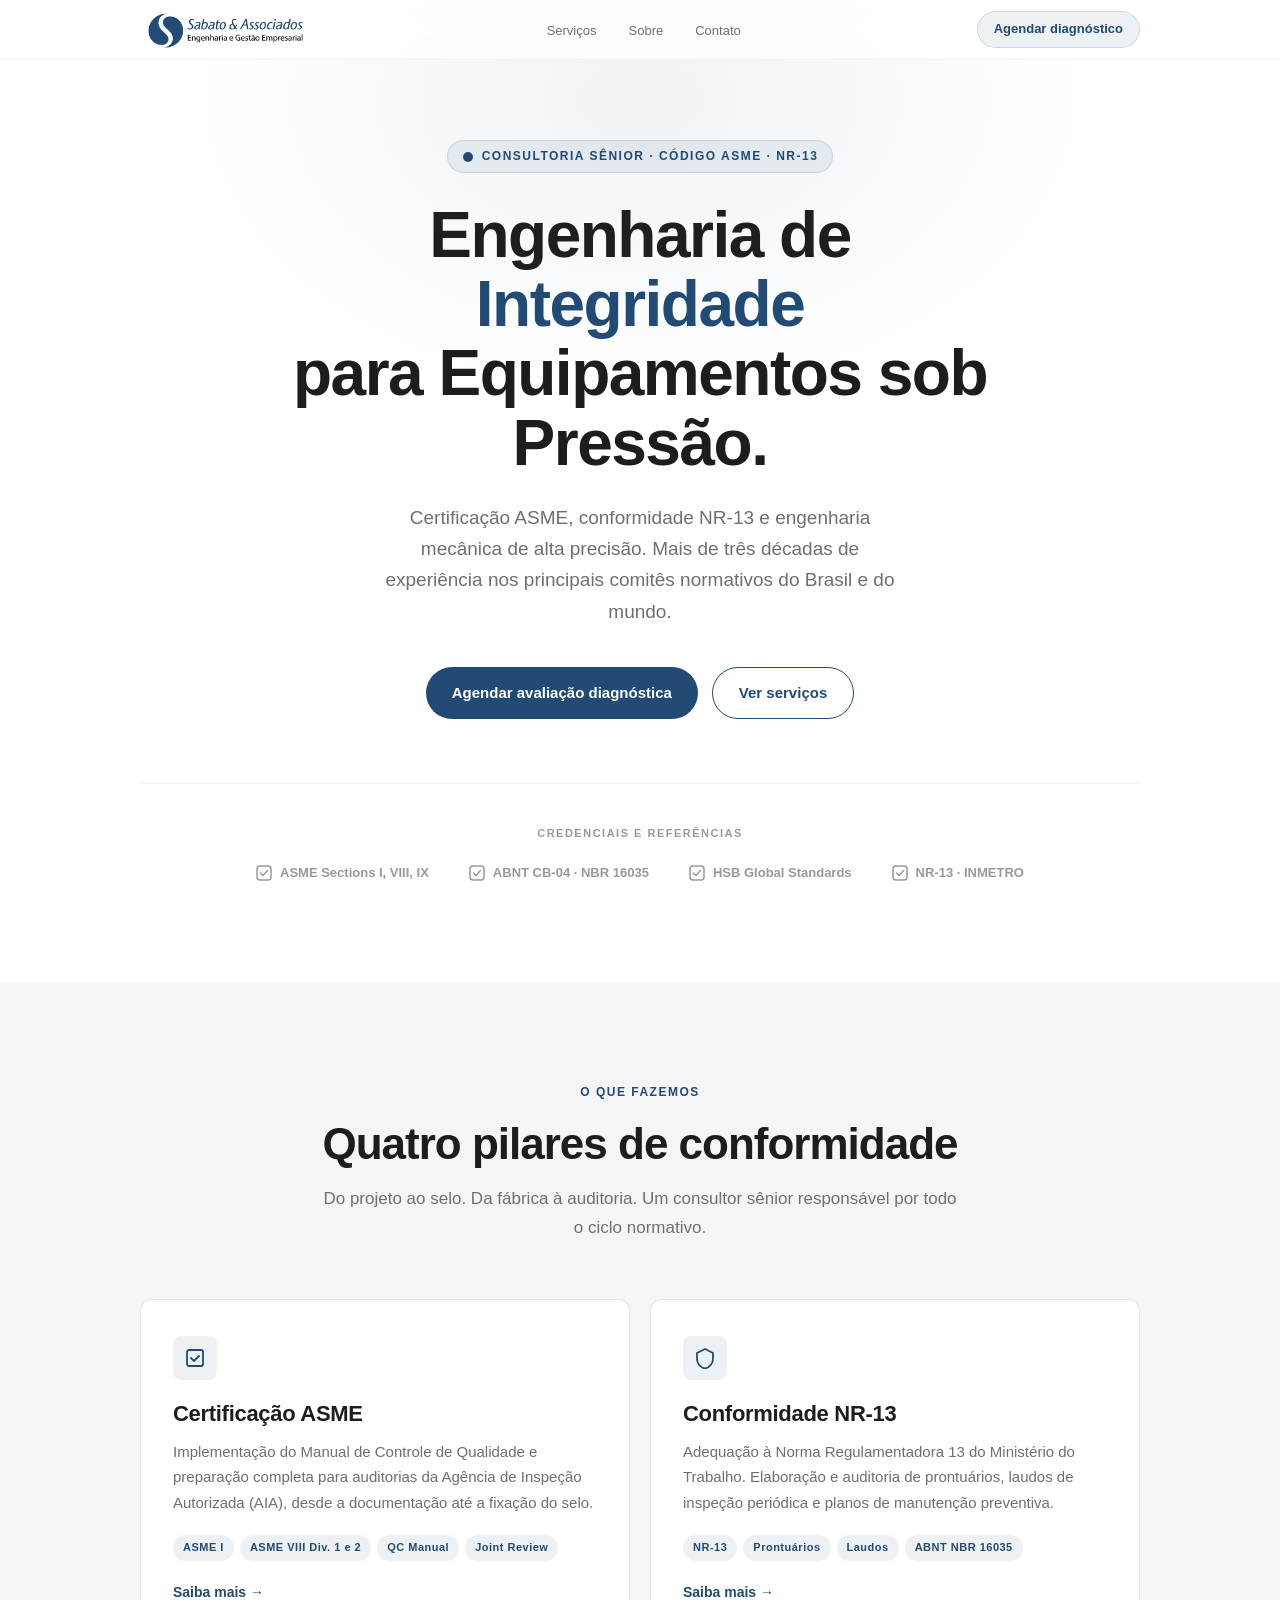
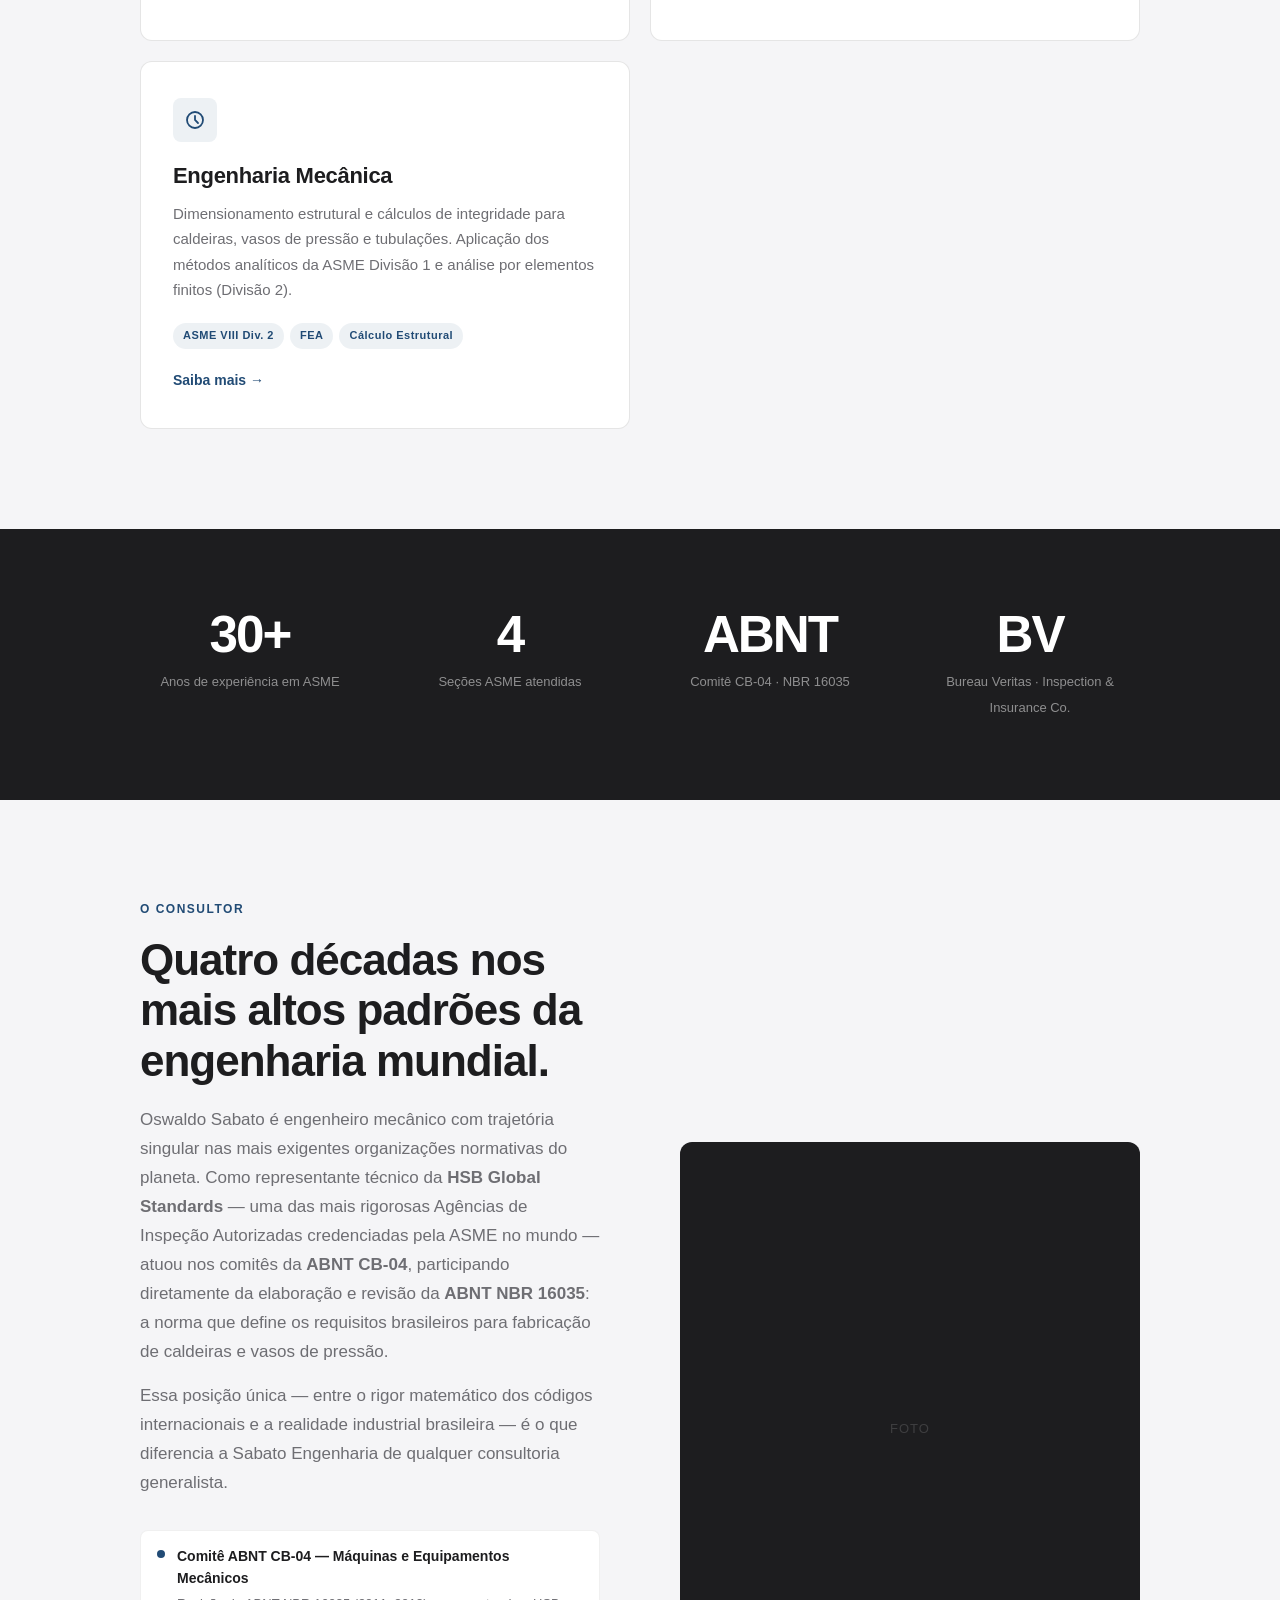
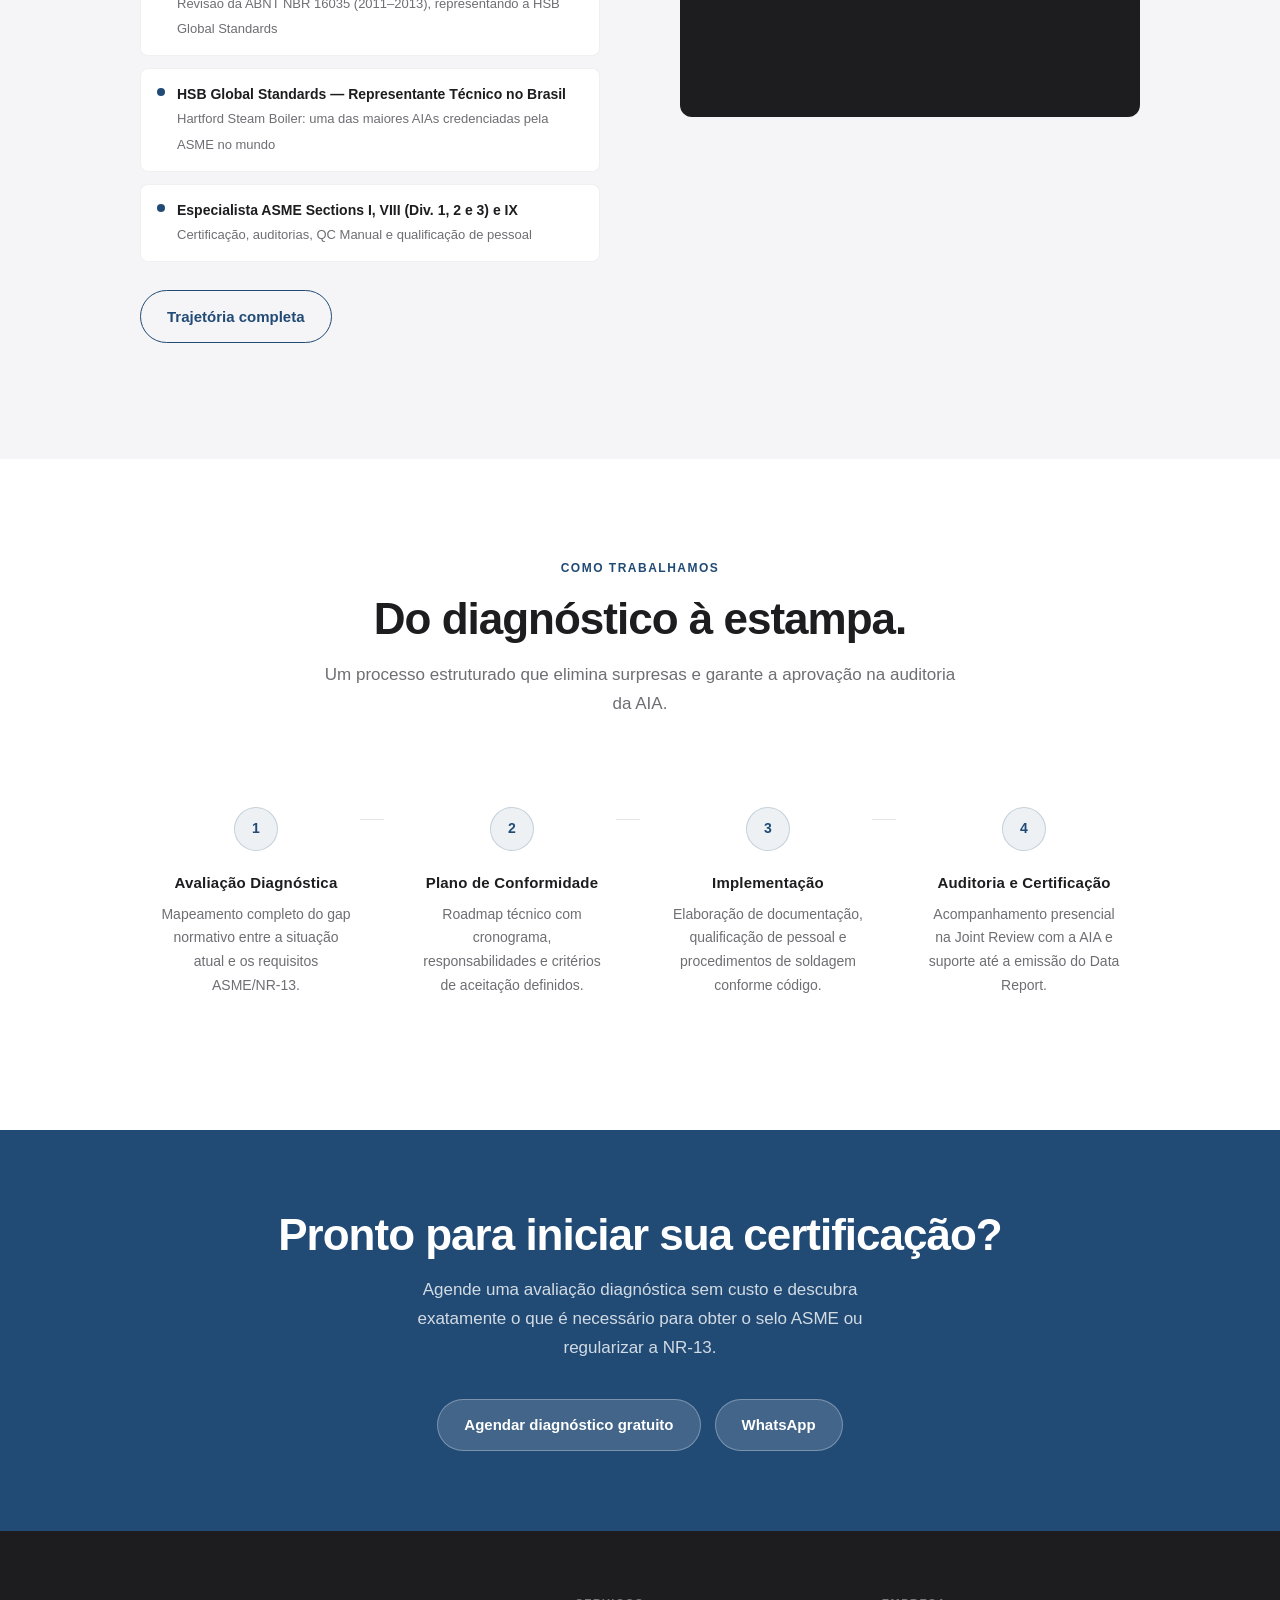
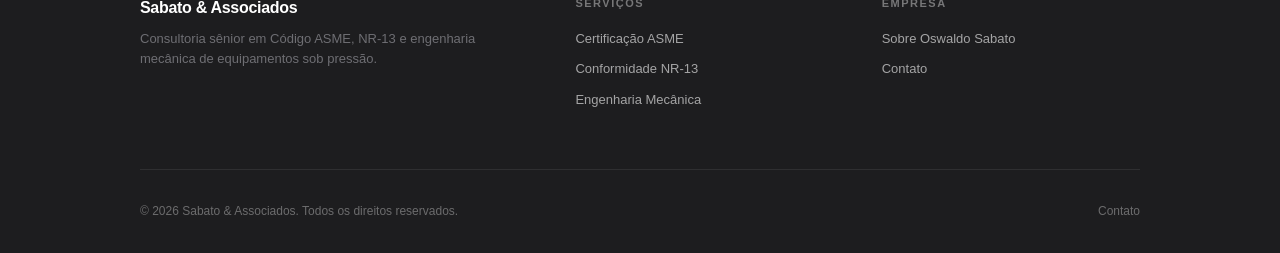
<file: index.html>
<!DOCTYPE html>
<html lang="pt-BR">
<head>
<meta charset="UTF-8">
<meta name="viewport" content="width=device-width, initial-scale=1.0">
<title>Oswaldo Sabato — Engenharia e Código ASME</title>
<meta name="description" content="Consultoria sênior em certificação ASME, conformidade NR-13 e engenharia mecânica de equipamentos sob pressão. Oswaldo Sabato — ex-representante da HSB Global Standards e membro do comitê ABNT CB-04.">
<link rel="canonical" href="https://www.sabato.com.br/">
<link rel="stylesheet" href="style.css">
<script type="application/ld+json">
{
  "@context": "https://schema.org",
  "@type": "ProfessionalService",
  "name": "Oswaldo Sabato Engenharia e Código ASME",
  "description": "Consultoria sênior em certificação ASME, conformidade NR-13 e engenharia de vasos de pressão",
  "url": "https://www.sabato.com.br",
  "founder": {
    "@type": "Person",
    "name": "Oswaldo Sabato",
    "jobTitle": "Engenheiro Consultor Sênior ASME"
  },
  "address": { "@type": "PostalAddress", "addressCountry": "BR" },
  "areaServed": "BR",
  "knowsAbout": ["ASME", "NR-13", "Vasos de Pressão", "Caldeiras", "ABNT NBR 16035", "Engenharia Mecânica"]
}
</script>
</head>
<body>

<nav id="mainNav">
  <div class="nav-inner">
    <a href="/" class="nav-logo"><img src="/logo.png" alt="Sabato & Associados" class="nav-logo-img"></a>
    <ul class="nav-links">
      <li><a href="/servicos.html">Serviços</a></li>
      <li><a href="/sobre.html">Sobre</a></li>
      <li><a href="/contato.html">Contato</a></li>
    </ul>
    <a href="/contato.html" class="nav-cta">Agendar diagnóstico</a>
    <button class="nav-burger" id="navBurger" aria-label="Abrir menu" aria-expanded="false">
      <span></span><span></span><span></span>
    </button>
  </div>
</nav>

<div class="mobile-menu" id="mobileMenu" aria-hidden="true">
  <a href="/servicos.html">Serviços</a>
  <a href="/sobre.html">Sobre</a>
  <a href="/contato.html">Contato</a>
  <a href="/contato.html" class="mobile-cta">Agendar diagnóstico</a>
</div>

<!-- HERO -->
<section class="hero">
  <div class="container">
    <div class="hero-eyebrow reveal">
      <svg width="12" height="12" viewBox="0 0 12 12" fill="currentColor"><circle cx="6" cy="6" r="5"/></svg>
      Consultoria Sênior · Código ASME · NR-13
    </div>
    <h1 class="reveal">Engenharia de <em>Integridade</em><br>para Equipamentos sob Pressão.</h1>
    <p class="lead reveal">Certificação ASME, conformidade NR-13 e engenharia mecânica de alta precisão. Mais de três décadas de experiência nos principais comitês normativos do Brasil e do mundo.</p>
    <div class="hero-ctas reveal">
      <a href="/contato.html" class="btn btn-primary">Agendar avaliação diagnóstica</a>
      <a href="/servicos.html" class="btn btn-secondary">Ver serviços</a>
    </div>
    <div class="hero-trust reveal">
      <p class="hero-trust-label">Credenciais e referências</p>
      <div class="trust-badges">
        <span class="trust-badge">
          <svg width="16" height="16" viewBox="0 0 16 16" fill="none"><rect x="1" y="1" width="14" height="14" rx="3" stroke="currentColor" stroke-width="1.5"/><path d="M4.5 8L7 10.5L11.5 5.5" stroke="currentColor" stroke-width="1.5" stroke-linecap="round" stroke-linejoin="round"/></svg>
          ASME Sections I, VIII, IX
        </span>
        <span class="trust-badge">
          <svg width="16" height="16" viewBox="0 0 16 16" fill="none"><rect x="1" y="1" width="14" height="14" rx="3" stroke="currentColor" stroke-width="1.5"/><path d="M4.5 8L7 10.5L11.5 5.5" stroke="currentColor" stroke-width="1.5" stroke-linecap="round" stroke-linejoin="round"/></svg>
          ABNT CB-04 · NBR 16035
        </span>
        <span class="trust-badge">
          <svg width="16" height="16" viewBox="0 0 16 16" fill="none"><rect x="1" y="1" width="14" height="14" rx="3" stroke="currentColor" stroke-width="1.5"/><path d="M4.5 8L7 10.5L11.5 5.5" stroke="currentColor" stroke-width="1.5" stroke-linecap="round" stroke-linejoin="round"/></svg>
          HSB Global Standards
        </span>
        <span class="trust-badge">
          <svg width="16" height="16" viewBox="0 0 16 16" fill="none"><rect x="1" y="1" width="14" height="14" rx="3" stroke="currentColor" stroke-width="1.5"/><path d="M4.5 8L7 10.5L11.5 5.5" stroke="currentColor" stroke-width="1.5" stroke-linecap="round" stroke-linejoin="round"/></svg>
          NR-13 · INMETRO
        </span>
      </div>
    </div>
  </div>
</section>

<!-- SERVICES -->
<section style="background: var(--bg-alt);">
  <div class="container">
    <div class="section-header reveal">
      <span class="section-eyebrow">O que fazemos</span>
      <h2>Quatro pilares de conformidade</h2>
      <p>Do projeto ao selo. Da fábrica à auditoria. Um consultor sênior responsável por todo o ciclo normativo.</p>
    </div>
    <div class="services-grid">
      <div class="service-card reveal">
        <div class="service-icon">
          <svg width="22" height="22" viewBox="0 0 22 22" fill="none" stroke="currentColor" stroke-width="1.8" stroke-linecap="round"><rect x="3" y="3" width="16" height="16" rx="2"/><path d="M7 11l3 3 5-5"/></svg>
        </div>
        <h3>Certificação ASME</h3>
        <p>Implementação do Manual de Controle de Qualidade e preparação completa para auditorias da Agência de Inspeção Autorizada (AIA), desde a documentação até a fixação do selo.</p>
        <div class="service-tags">
          <span class="service-tag">ASME I</span>
          <span class="service-tag">ASME VIII Div. 1 e 2</span>
          <span class="service-tag">QC Manual</span>
          <span class="service-tag">Joint Review</span>
        </div>
        <a href="/servicos.html#asme" class="card-link">Saiba mais →</a>
      </div>
      <div class="service-card reveal">
        <div class="service-icon">
          <svg width="22" height="22" viewBox="0 0 22 22" fill="none" stroke="currentColor" stroke-width="1.8" stroke-linecap="round"><path d="M11 2L3 6v6c0 4.4 3.4 8.5 8 9.5 4.6-1 8-5.1 8-9.5V6l-8-4z"/></svg>
        </div>
        <h3>Conformidade NR-13</h3>
        <p>Adequação à Norma Regulamentadora 13 do Ministério do Trabalho. Elaboração e auditoria de prontuários, laudos de inspeção periódica e planos de manutenção preventiva.</p>
        <div class="service-tags">
          <span class="service-tag">NR-13</span>
          <span class="service-tag">Prontuários</span>
          <span class="service-tag">Laudos</span>
          <span class="service-tag">ABNT NBR 16035</span>
        </div>
        <a href="/servicos.html#nr13" class="card-link">Saiba mais →</a>
      </div>
      <div class="service-card reveal">
        <div class="service-icon">
          <svg width="22" height="22" viewBox="0 0 22 22" fill="none" stroke="currentColor" stroke-width="1.8" stroke-linecap="round"><circle cx="11" cy="11" r="8"/><path d="M11 7v4l3 3"/></svg>
        </div>
        <h3>Engenharia Mecânica</h3>
        <p>Dimensionamento estrutural e cálculos de integridade para caldeiras, vasos de pressão e tubulações. Aplicação dos métodos analíticos da ASME Divisão 1 e análise por elementos finitos (Divisão 2).</p>
        <div class="service-tags">
          <span class="service-tag">ASME VIII Div. 2</span>
          <span class="service-tag">FEA</span>
          <span class="service-tag">Cálculo Estrutural</span>
        </div>
        <a href="/servicos.html#engenharia" class="card-link">Saiba mais →</a>
      </div>
    </div>
  </div>
</section>

<!-- STATS -->
<div class="stats-section">
  <div class="container">
    <div class="stats-grid">
      <div class="stat-item reveal">
        <span class="stat-number">30+</span>
        <span class="stat-label">Anos de experiência em ASME</span>
      </div>
      <div class="stat-item reveal">
        <span class="stat-number">4</span>
        <span class="stat-label">Seções ASME atendidas</span>
      </div>
      <div class="stat-item reveal">
        <span class="stat-number">ABNT</span>
        <span class="stat-label">Comitê CB-04 · NBR 16035</span>
      </div>
      <div class="stat-item reveal">
        <span class="stat-number">BV</span>
        <span class="stat-label">Bureau Veritas · Inspection &amp; Insurance Co.</span>
      </div>
    </div>
  </div>
</div>

<!-- ABOUT STRIP -->
<section class="about-strip">
  <div class="container">
    <div class="about-inner">
      <div class="about-content reveal">
        <span class="section-eyebrow">O consultor</span>
        <h2>Quatro décadas nos mais altos padrões da engenharia mundial.</h2>
        <p>Oswaldo Sabato é engenheiro mecânico com trajetória singular nas mais exigentes organizações normativas do planeta. Como representante técnico da <strong>HSB Global Standards</strong> — uma das mais rigorosas Agências de Inspeção Autorizadas credenciadas pela ASME no mundo — atuou nos comitês da <strong>ABNT CB-04</strong>, participando diretamente da elaboração e revisão da <strong>ABNT NBR 16035</strong>: a norma que define os requisitos brasileiros para fabricação de caldeiras e vasos de pressão.</p>
        <p>Essa posição única — entre o rigor matemático dos códigos internacionais e a realidade industrial brasileira — é o que diferencia a Sabato Engenharia de qualquer consultoria generalista.</p>
        <div class="about-credentials">
          <div class="credential-item">
            <div class="credential-dot"></div>
            <div>
              <strong>Comitê ABNT CB-04 — Máquinas e Equipamentos Mecânicos</strong>
              <span>Revisão da ABNT NBR 16035 (2011–2013), representando a HSB Global Standards</span>
            </div>
          </div>
          <div class="credential-item">
            <div class="credential-dot"></div>
            <div>
              <strong>HSB Global Standards — Representante Técnico no Brasil</strong>
              <span>Hartford Steam Boiler: uma das maiores AIAs credenciadas pela ASME no mundo</span>
            </div>
          </div>
          <div class="credential-item">
            <div class="credential-dot"></div>
            <div>
              <strong>Especialista ASME Sections I, VIII (Div. 1, 2 e 3) e IX</strong>
              <span>Certificação, auditorias, QC Manual e qualificação de pessoal</span>
            </div>
          </div>
        </div>
        <p style="margin-top: 28px;"><a href="/sobre.html" class="btn btn-secondary">Trajetória completa</a></p>
      </div>
      <div class="about-photo reveal">
        <div class="about-photo-placeholder">FOTO</div>
      </div>
    </div>
  </div>
</section>

<!-- PROCESS -->
<section>
  <div class="container">
    <div class="section-header reveal">
      <span class="section-eyebrow">Como trabalhamos</span>
      <h2>Do diagnóstico à estampa.</h2>
      <p>Um processo estruturado que elimina surpresas e garante a aprovação na auditoria da AIA.</p>
    </div>
    <div class="process-steps">
      <div class="process-step reveal">
        <div class="step-number">1</div>
        <h4>Avaliação Diagnóstica</h4>
        <p>Mapeamento completo do gap normativo entre a situação atual e os requisitos ASME/NR-13.</p>
      </div>
      <div class="process-step reveal">
        <div class="step-number">2</div>
        <h4>Plano de Conformidade</h4>
        <p>Roadmap técnico com cronograma, responsabilidades e critérios de aceitação definidos.</p>
      </div>
      <div class="process-step reveal">
        <div class="step-number">3</div>
        <h4>Implementação</h4>
        <p>Elaboração de documentação, qualificação de pessoal e procedimentos de soldagem conforme código.</p>
      </div>
      <div class="process-step reveal">
        <div class="step-number">4</div>
        <h4>Auditoria e Certificação</h4>
        <p>Acompanhamento presencial na Joint Review com a AIA e suporte até a emissão do Data Report.</p>
      </div>
    </div>
  </div>
</section>

<!-- CTA BAND -->
<div class="cta-band">
  <div class="container reveal">
    <h2>Pronto para iniciar sua certificação?</h2>
    <p>Agende uma avaliação diagnóstica sem custo e descubra exatamente o que é necessário para obter o selo ASME ou regularizar a NR-13.</p>
    <div class="cta-band-btns">
      <a href="/contato.html" class="btn btn-ghost">Agendar diagnóstico gratuito</a>
      <a href="https://wa.me/5511967923009" target="_blank" class="btn" style="background:rgba(255,255,255,0.15); color:#fff; border:1.5px solid rgba(255,255,255,0.3);">WhatsApp</a>
    </div>
  </div>
</div>

<footer>
  <div class="footer-inner">
    <div class="footer-top">
      <div class="footer-brand">
        <div class="footer-brand-name">Sabato &amp; Associados</div>
        <p class="footer-brand-desc">Consultoria sênior em Código ASME, NR-13 e engenharia mecânica de equipamentos sob pressão.</p>
      </div>
      <div class="footer-col">
        <div class="footer-col-title">Serviços</div>
        <a href="/servicos.html#asme">Certificação ASME</a>
        <a href="/servicos.html#nr13">Conformidade NR-13</a>
        <a href="/servicos.html#engenharia">Engenharia Mecânica</a>
      </div>
      <div class="footer-col">
        <div class="footer-col-title">Empresa</div>
        <a href="/sobre.html">Sobre Oswaldo Sabato</a>
        <a href="/contato.html">Contato</a>
      </div>
    </div>
    <div class="footer-bottom">
      <span class="footer-copy">© 2026 Sabato &amp; Associados. Todos os direitos reservados.</span>
      <div class="footer-socials">
        <a href="/contato.html">Contato</a>
      </div>
    </div>
  </div>
</footer>

<script>
/* Reveal on scroll */
const observer = new IntersectionObserver((entries) => {
  entries.forEach(e => { if (e.isIntersecting) e.target.classList.add('visible'); });
}, { threshold: 0.08, rootMargin: '0px 0px -30px 0px' });
document.querySelectorAll('.reveal').forEach(el => {
  observer.observe(el);
  const r = el.getBoundingClientRect();
  if (r.top < window.innerHeight && r.bottom >= 0) el.classList.add('visible');
});

/* Nav hide on scroll down */
let lastScroll = 0;
const nav = document.getElementById('mainNav');
window.addEventListener('scroll', () => {
  const cur = window.scrollY;
  nav.style.transform = (cur > lastScroll && cur > 80) ? 'translateY(-100%)' : 'translateY(0)';
  lastScroll = cur;
}, { passive: true });

/* Hamburger */
const burger = document.getElementById('navBurger');
const menu = document.getElementById('mobileMenu');
function openMenu() { burger.classList.add('open'); burger.setAttribute('aria-expanded','true'); menu.classList.add('open'); menu.removeAttribute('aria-hidden'); document.body.style.overflow='hidden'; }
function closeMenu() { burger.classList.remove('open'); burger.setAttribute('aria-expanded','false'); menu.classList.remove('open'); menu.setAttribute('aria-hidden','true'); document.body.style.overflow=''; }
burger.addEventListener('click', () => burger.classList.contains('open') ? closeMenu() : openMenu());
menu.querySelectorAll('a').forEach(a => a.addEventListener('click', closeMenu));
</script>
</body>
</html>
</file>
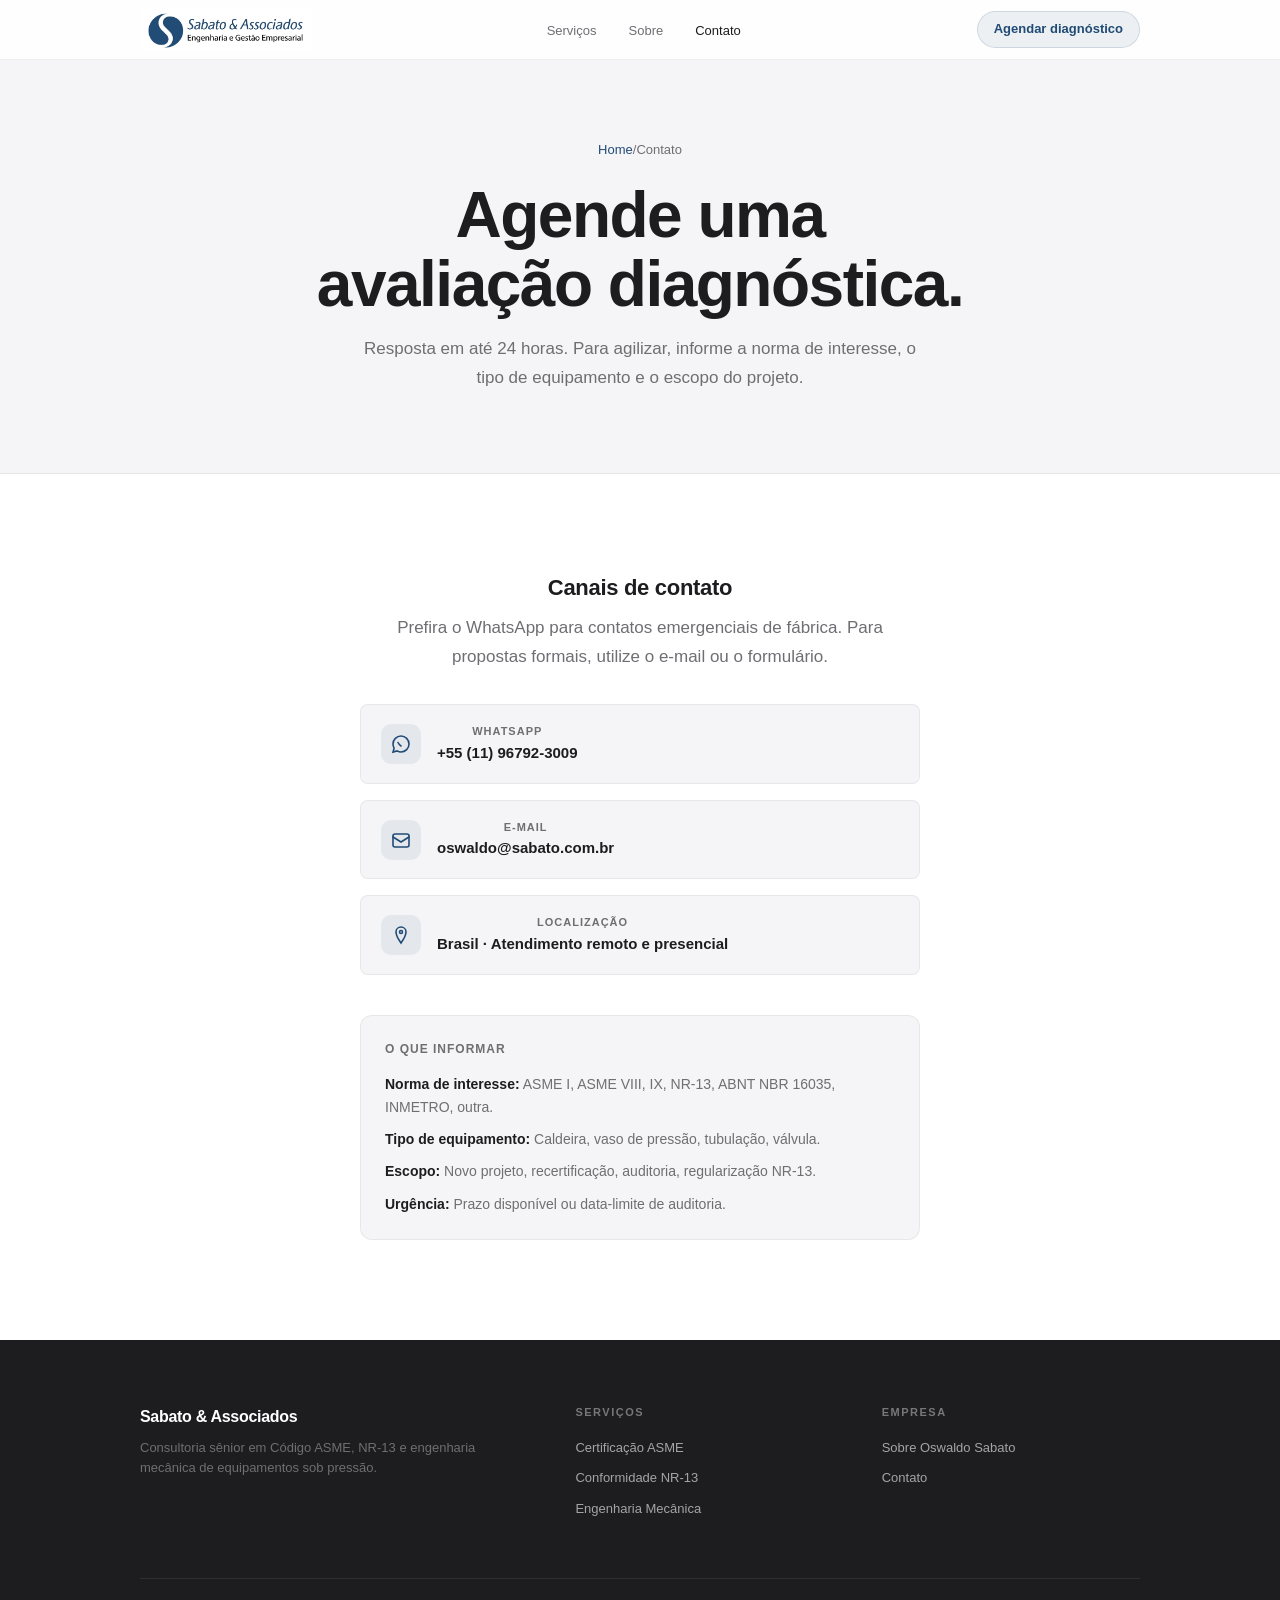
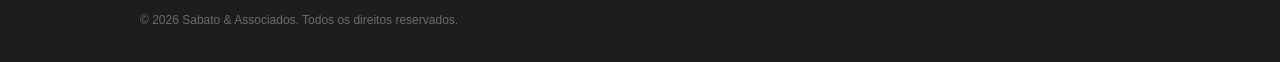
<file: contato.html>
<!DOCTYPE html>
<html lang="pt-BR">
<head>
<meta charset="UTF-8">
<meta name="viewport" content="width=device-width, initial-scale=1.0">
<title>Contato | Oswaldo Sabato Engenharia e Código ASME</title>
<meta name="description" content="Agende uma avaliação diagnóstica normativa com Oswaldo Sabato. Consultoria em certificação ASME, NR-13, vasos de pressão e caldeiras.">
<link rel="canonical" href="https://www.sabato.com.br/contato.html">
<link rel="stylesheet" href="style.css">
</head>
<body>

<nav id="mainNav">
  <div class="nav-inner">
    <a href="/" class="nav-logo"><img src="/logo.png" alt="Sabato & Associados" class="nav-logo-img"></a>
    <ul class="nav-links">
      <li><a href="/servicos.html">Serviços</a></li>
      <li><a href="/sobre.html">Sobre</a></li>
      <li><a href="/contato.html" class="active">Contato</a></li>
    </ul>
    <a href="/contato.html" class="nav-cta">Agendar diagnóstico</a>
    <button class="nav-burger" id="navBurger" aria-label="Abrir menu" aria-expanded="false">
      <span></span><span></span><span></span>
    </button>
  </div>
</nav>

<div class="mobile-menu" id="mobileMenu" aria-hidden="true">
  <a href="/servicos.html">Serviços</a>
  <a href="/sobre.html">Sobre</a>
  <a href="/contato.html">Contato</a>
  <a href="/contato.html" class="mobile-cta">Agendar diagnóstico</a>
</div>

<div class="page-header">
  <div class="container">
    <div class="breadcrumb"><a href="/">Home</a> / <span>Contato</span></div>
    <h1>Agende uma<br>avaliação diagnóstica.</h1>
    <p class="lead">Resposta em até 24 horas. Para agilizar, informe a norma de interesse, o tipo de equipamento e o escopo do projeto.</p>
  </div>
</div>

<section>
  <div class="container">
    <div class="contact-grid">

      <div class="contact-info reveal">
        <h3>Canais de contato</h3>
        <p>Prefira o WhatsApp para contatos emergenciais de fábrica. Para propostas formais, utilize o e-mail ou o formulário.</p>
        <div class="contact-items">
          <a href="https://wa.me/5511967923009" target="_blank" class="contact-item">
            <div class="contact-item-icon">
              <svg width="20" height="20" viewBox="0 0 20 20" fill="none" stroke="var(--accent)" stroke-width="1.6" stroke-linecap="round"><path d="M10 2C5.6 2 2 5.6 2 10c0 1.5.4 2.9 1.1 4.1L2 18l4.1-1.1C7.3 17.6 8.6 18 10 18c4.4 0 8-3.6 8-8s-3.6-8-8-8z"/><path d="M7 8.5c.5 1 1.5 2.5 3 3.5"/></svg>
            </div>
            <div>
              <div class="contact-item-label">WhatsApp</div>
              <div class="contact-item-value">+55 (11) 96792-3009</div>
            </div>
          </a>
          <a href="mailto:oswaldo@sabato.com.br" class="contact-item">
            <div class="contact-item-icon">
              <svg width="20" height="20" viewBox="0 0 20 20" fill="none" stroke="var(--accent)" stroke-width="1.6" stroke-linecap="round"><rect x="2" y="4" width="16" height="13" rx="2"/><path d="M2 7l8 5 8-5"/></svg>
            </div>
            <div>
              <div class="contact-item-label">E-mail</div>
              <div class="contact-item-value">oswaldo@sabato.com.br</div>
            </div>
          </a>
          <div class="contact-item" style="cursor: default;">
            <div class="contact-item-icon">
              <svg width="20" height="20" viewBox="0 0 20 20" fill="none" stroke="var(--accent)" stroke-width="1.6" stroke-linecap="round"><path d="M10 2C7.2 2 5 4.2 5 7c0 4 5 11 5 11s5-7 5-11c0-2.8-2.2-5-5-5z"/><circle cx="10" cy="7" r="1.5"/></svg>
            </div>
            <div>
              <div class="contact-item-label">Localização</div>
              <div class="contact-item-value">Brasil · Atendimento remoto e presencial</div>
            </div>
          </div>
        </div>

        <div style="margin-top: 40px; padding: 24px; background: var(--bg-alt); border-radius: var(--radius); border: 1px solid var(--border-light); text-align: left;">
          <div style="font-size: 12px; font-weight: 700; letter-spacing: 1px; text-transform: uppercase; color: var(--text-secondary); margin-bottom: 14px;">O que informar</div>
          <div style="display: flex; flex-direction: column; gap: 10px;">
            <div style="font-size: 14px; color: var(--text-secondary);"><strong style="color: var(--text-primary);">Norma de interesse:</strong> ASME I, ASME VIII, IX, NR-13, ABNT NBR 16035, INMETRO, outra.</div>
            <div style="font-size: 14px; color: var(--text-secondary);"><strong style="color: var(--text-primary);">Tipo de equipamento:</strong> Caldeira, vaso de pressão, tubulação, válvula.</div>
            <div style="font-size: 14px; color: var(--text-secondary);"><strong style="color: var(--text-primary);">Escopo:</strong> Novo projeto, recertificação, auditoria, regularização NR-13.</div>
            <div style="font-size: 14px; color: var(--text-secondary);"><strong style="color: var(--text-primary);">Urgência:</strong> Prazo disponível ou data-limite de auditoria.</div>
          </div>
        </div>
      </div>


    </div>
  </div>
</section>

<footer>
  <div class="footer-inner">
    <div class="footer-top">
      <div class="footer-brand">
        <div class="footer-brand-name">Sabato &amp; Associados</div>
        <p class="footer-brand-desc">Consultoria sênior em Código ASME, NR-13 e engenharia mecânica de equipamentos sob pressão.</p>
      </div>
      <div class="footer-col">
        <div class="footer-col-title">Serviços</div>
        <a href="/servicos.html#asme">Certificação ASME</a>
        <a href="/servicos.html#nr13">Conformidade NR-13</a>
        <a href="/servicos.html#engenharia">Engenharia Mecânica</a>
      </div>
      <div class="footer-col">
        <div class="footer-col-title">Empresa</div>
        <a href="/sobre.html">Sobre Oswaldo Sabato</a>
        <a href="/contato.html">Contato</a>
      </div>
    </div>
    <div class="footer-bottom">
      <span class="footer-copy">© 2026 Sabato &amp; Associados. Todos os direitos reservados.</span>
    </div>
  </div>
</footer>

<script>
const observer = new IntersectionObserver((entries) => {
  entries.forEach(e => { if (e.isIntersecting) e.target.classList.add('visible'); });
}, { threshold: 0.08, rootMargin: '0px 0px -30px 0px' });
document.querySelectorAll('.reveal').forEach(el => {
  observer.observe(el);
  const r = el.getBoundingClientRect();
  if (r.top < window.innerHeight && r.bottom >= 0) el.classList.add('visible');
});
let lastScroll = 0;
const nav = document.getElementById('mainNav');
window.addEventListener('scroll', () => {
  const cur = window.scrollY;
  nav.style.transform = (cur > lastScroll && cur > 80) ? 'translateY(-100%)' : 'translateY(0)';
  lastScroll = cur;
}, { passive: true });
const burger = document.getElementById('navBurger');
const mobileMenu = document.getElementById('mobileMenu');
function openMenu() { burger.classList.add('open'); burger.setAttribute('aria-expanded','true'); mobileMenu.classList.add('open'); mobileMenu.removeAttribute('aria-hidden'); document.body.style.overflow='hidden'; }
function closeMenu() { burger.classList.remove('open'); burger.setAttribute('aria-expanded','false'); mobileMenu.classList.remove('open'); mobileMenu.setAttribute('aria-hidden','true'); document.body.style.overflow=''; }
burger.addEventListener('click', () => burger.classList.contains('open') ? closeMenu() : openMenu());
mobileMenu.querySelectorAll('a').forEach(a => a.addEventListener('click', closeMenu));
</script>
</body>
</html>
</file>
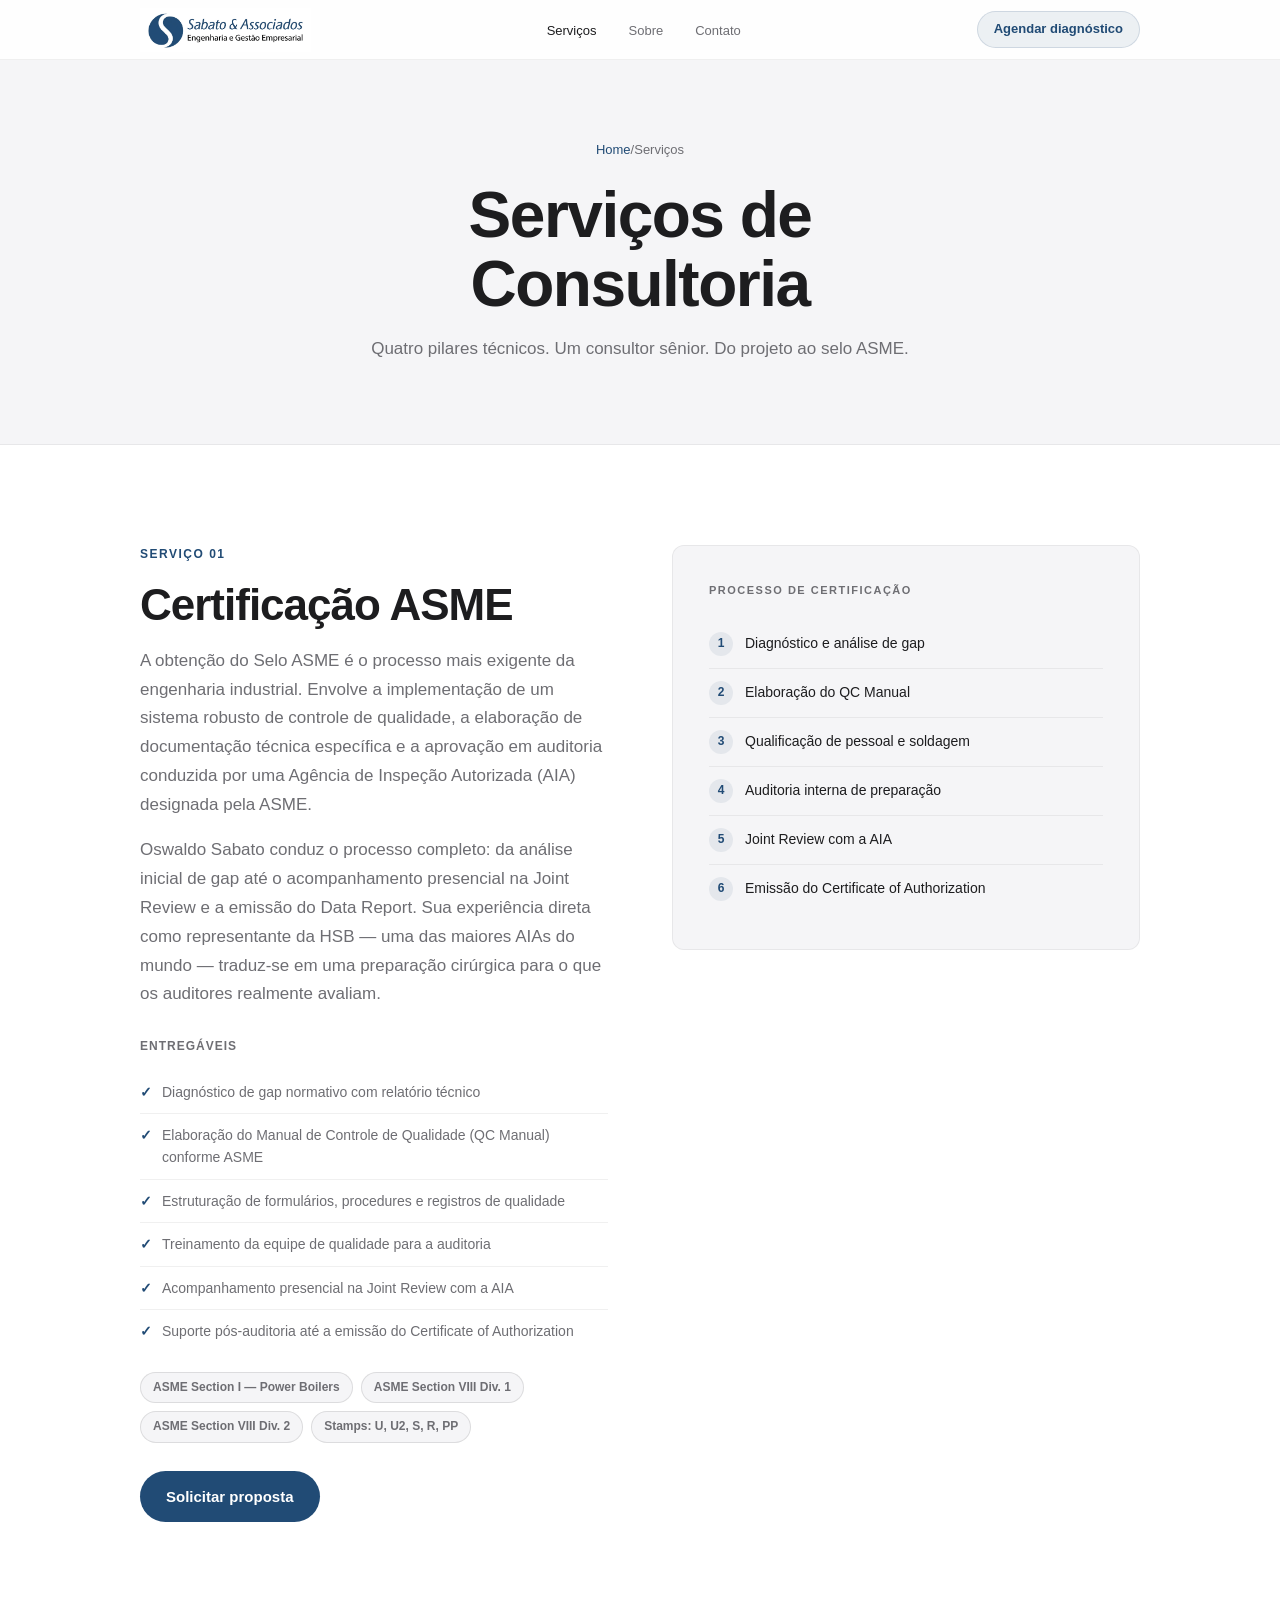
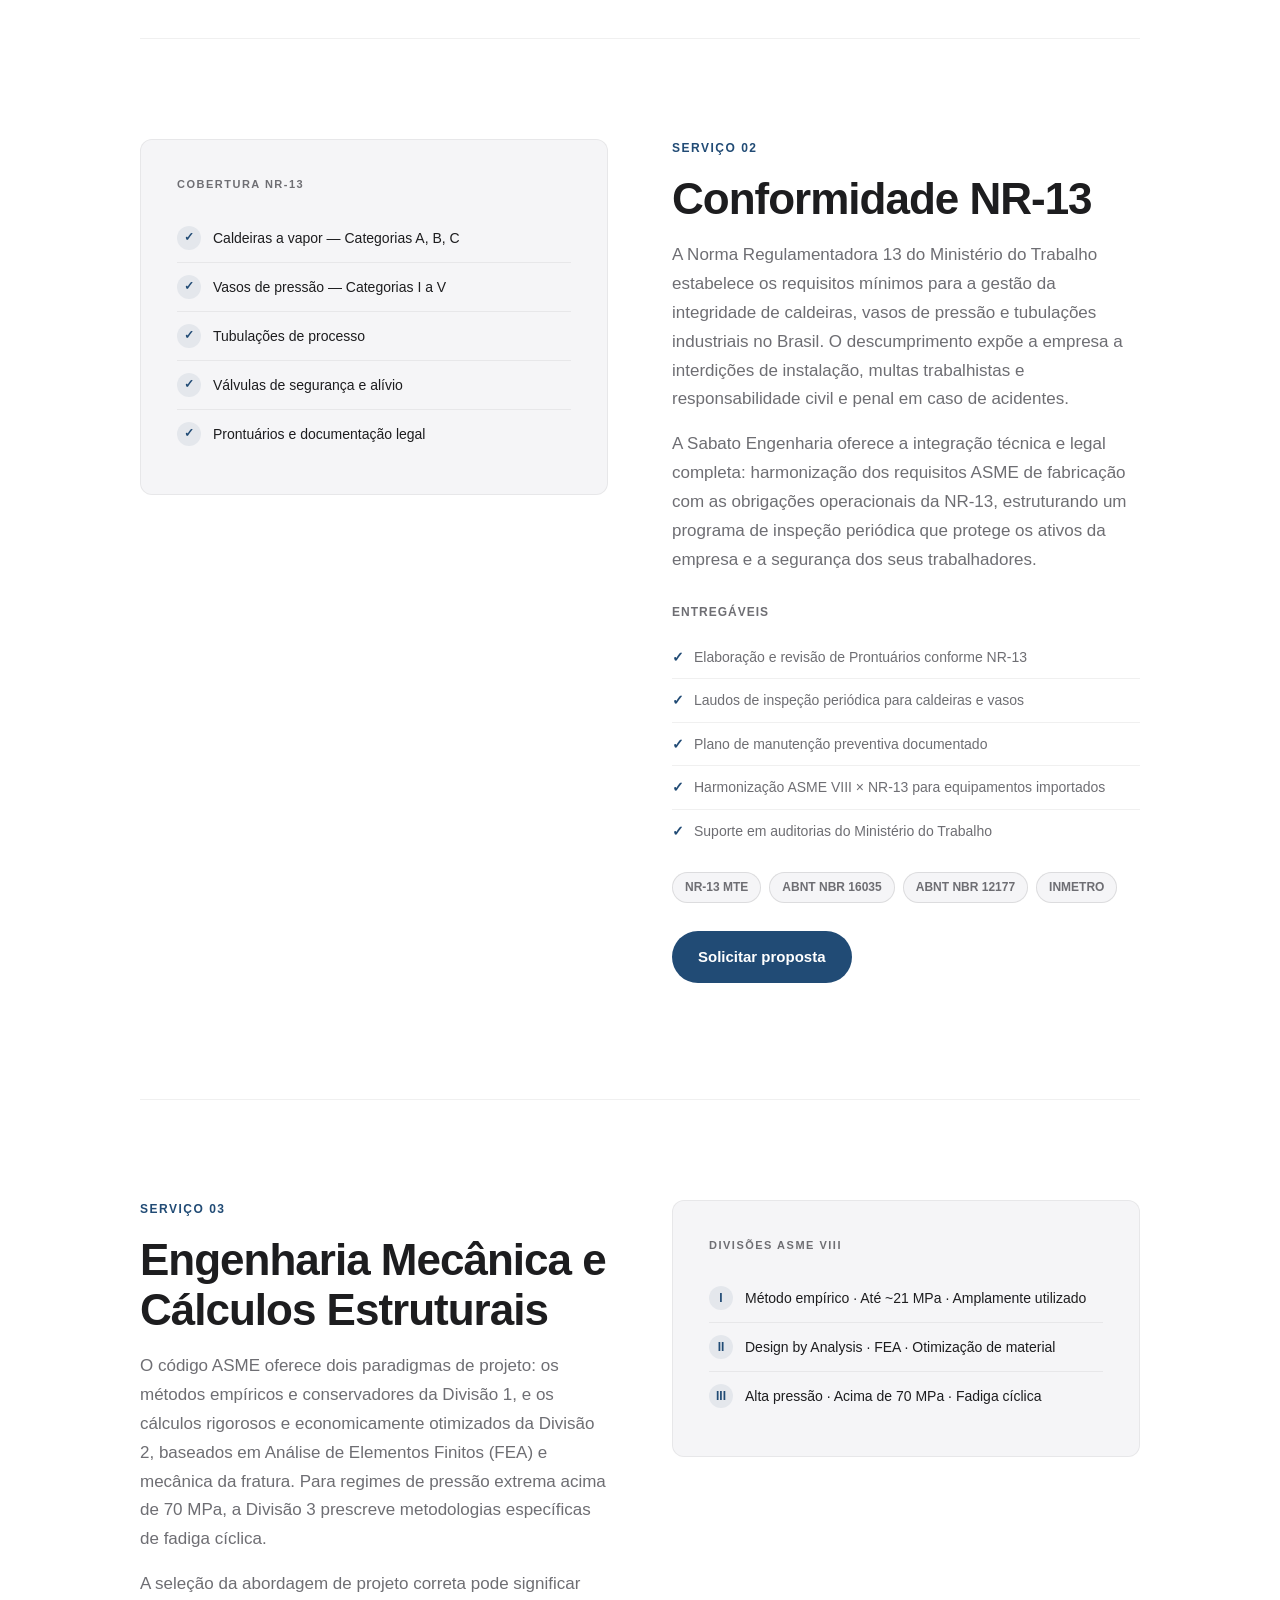
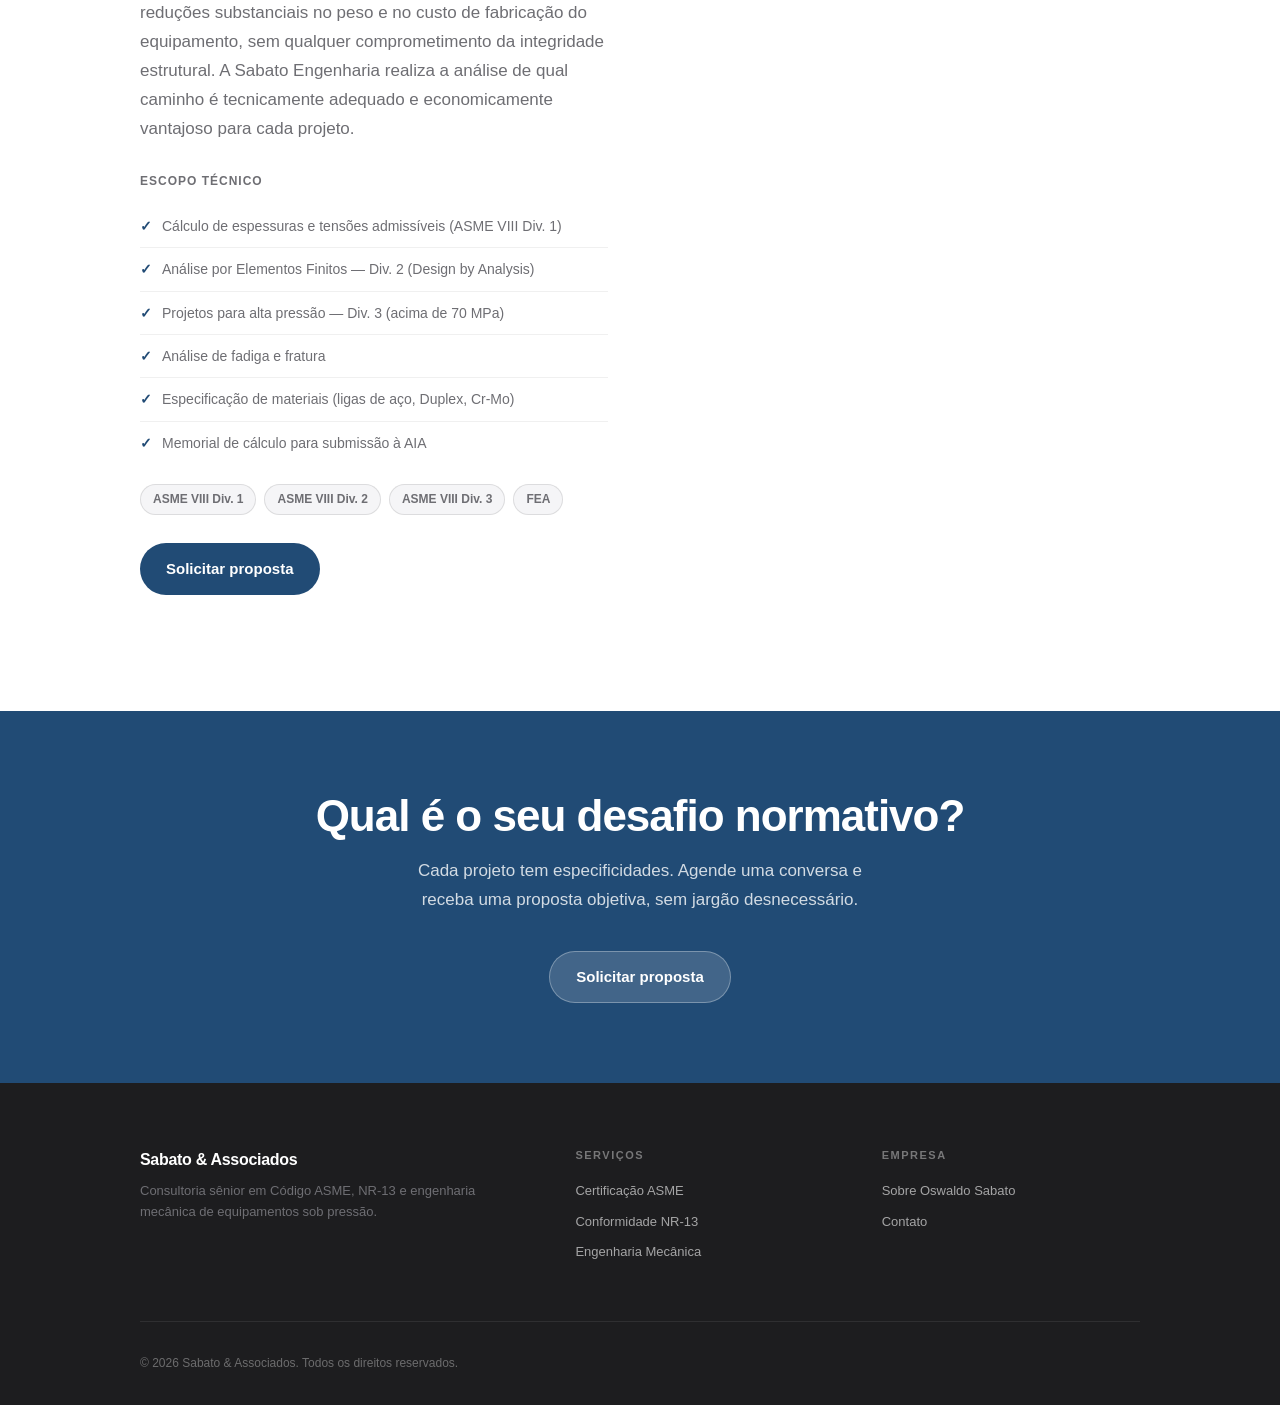
<file: servicos.html>
<!DOCTYPE html>
<html lang="pt-BR">
<head>
<meta charset="UTF-8">
<meta name="viewport" content="width=device-width, initial-scale=1.0">
<title>Serviços | Oswaldo Sabato Engenharia e Código ASME</title>
<meta name="description" content="Certificação ASME, conformidade NR-13 e engenharia mecânica de vasos de pressão. Consultoria sênior para fabricantes e operadores industriais.">
<link rel="canonical" href="https://www.sabato.com.br/servicos.html">
<link rel="stylesheet" href="style.css">
</head>
<body>

<nav id="mainNav">
  <div class="nav-inner">
    <a href="/" class="nav-logo"><img src="/logo.png" alt="Sabato & Associados" class="nav-logo-img"></a>
    <ul class="nav-links">
      <li><a href="/servicos.html" class="active">Serviços</a></li>
      <li><a href="/sobre.html">Sobre</a></li>
      <li><a href="/contato.html">Contato</a></li>
    </ul>
    <a href="/contato.html" class="nav-cta">Agendar diagnóstico</a>
    <button class="nav-burger" id="navBurger" aria-label="Abrir menu" aria-expanded="false">
      <span></span><span></span><span></span>
    </button>
  </div>
</nav>

<div class="mobile-menu" id="mobileMenu" aria-hidden="true">
  <a href="/servicos.html">Serviços</a>
  <a href="/sobre.html">Sobre</a>
  <a href="/contato.html">Contato</a>
  <a href="/contato.html" class="mobile-cta">Agendar diagnóstico</a>
</div>

<div class="page-header">
  <div class="container">
    <div class="breadcrumb"><a href="/">Home</a> / <span>Serviços</span></div>
    <h1>Serviços de<br>Consultoria</h1>
    <p class="lead">Quatro pilares técnicos. Um consultor sênior. Do projeto ao selo ASME.</p>
  </div>
</div>

<section>
  <div class="container">
    <div class="services-detail">

      <!-- ASME -->
      <div id="asme" class="service-section">
        <div class="reveal">
          <span class="section-eyebrow">Serviço 01</span>
          <h2>Certificação ASME</h2>
          <p>A obtenção do Selo ASME é o processo mais exigente da engenharia industrial. Envolve a implementação de um sistema robusto de controle de qualidade, a elaboração de documentação técnica específica e a aprovação em auditoria conduzida por uma Agência de Inspeção Autorizada (AIA) designada pela ASME.</p>
          <p>Oswaldo Sabato conduz o processo completo: da análise inicial de gap até o acompanhamento presencial na Joint Review e a emissão do Data Report. Sua experiência direta como representante da HSB — uma das maiores AIAs do mundo — traduz-se em uma preparação cirúrgica para o que os auditores realmente avaliam.</p>

          <div class="service-deliverables">
            <div class="service-deliverables-title">Entregáveis</div>
            <div class="deliverable-item"><span class="deliverable-check">✓</span> Diagnóstico de gap normativo com relatório técnico</div>
            <div class="deliverable-item"><span class="deliverable-check">✓</span> Elaboração do Manual de Controle de Qualidade (QC Manual) conforme ASME</div>
            <div class="deliverable-item"><span class="deliverable-check">✓</span> Estruturação de formulários, procedures e registros de qualidade</div>
            <div class="deliverable-item"><span class="deliverable-check">✓</span> Treinamento da equipe de qualidade para a auditoria</div>
            <div class="deliverable-item"><span class="deliverable-check">✓</span> Acompanhamento presencial na Joint Review com a AIA</div>
            <div class="deliverable-item"><span class="deliverable-check">✓</span> Suporte pós-auditoria até a emissão do Certificate of Authorization</div>
          </div>

          <div class="service-codes">
            <span class="code-tag">ASME Section I — Power Boilers</span>
            <span class="code-tag">ASME Section VIII Div. 1</span>
            <span class="code-tag">ASME Section VIII Div. 2</span>
            <span class="code-tag">Stamps: U, U2, S, R, PP</span>
          </div>

          <p style="margin-top: 28px;"><a href="/contato.html" class="btn btn-primary">Solicitar proposta</a></p>
        </div>
        <div class="service-visual reveal">
          <div class="service-visual-title">Processo de certificação</div>
          <div class="service-visual-item"><span class="service-visual-num">1</span>Diagnóstico e análise de gap</div>
          <div class="service-visual-item"><span class="service-visual-num">2</span>Elaboração do QC Manual</div>
          <div class="service-visual-item"><span class="service-visual-num">3</span>Qualificação de pessoal e soldagem</div>
          <div class="service-visual-item"><span class="service-visual-num">4</span>Auditoria interna de preparação</div>
          <div class="service-visual-item"><span class="service-visual-num">5</span>Joint Review com a AIA</div>
          <div class="service-visual-item"><span class="service-visual-num">6</span>Emissão do Certificate of Authorization</div>
        </div>
      </div>

      <hr style="border: none; border-top: 1px solid var(--border-light);">

      <!-- NR-13 -->
      <div id="nr13" class="service-section reverse">
        <div class="reveal">
          <span class="section-eyebrow">Serviço 02</span>
          <h2>Conformidade NR-13</h2>
          <p>A Norma Regulamentadora 13 do Ministério do Trabalho estabelece os requisitos mínimos para a gestão da integridade de caldeiras, vasos de pressão e tubulações industriais no Brasil. O descumprimento expõe a empresa a interdições de instalação, multas trabalhistas e responsabilidade civil e penal em caso de acidentes.</p>
          <p>A Sabato Engenharia oferece a integração técnica e legal completa: harmonização dos requisitos ASME de fabricação com as obrigações operacionais da NR-13, estruturando um programa de inspeção periódica que protege os ativos da empresa e a segurança dos seus trabalhadores.</p>

          <div class="service-deliverables">
            <div class="service-deliverables-title">Entregáveis</div>
            <div class="deliverable-item"><span class="deliverable-check">✓</span> Elaboração e revisão de Prontuários conforme NR-13</div>
            <div class="deliverable-item"><span class="deliverable-check">✓</span> Laudos de inspeção periódica para caldeiras e vasos</div>
            <div class="deliverable-item"><span class="deliverable-check">✓</span> Plano de manutenção preventiva documentado</div>
            <div class="deliverable-item"><span class="deliverable-check">✓</span> Harmonização ASME VIII × NR-13 para equipamentos importados</div>
            <div class="deliverable-item"><span class="deliverable-check">✓</span> Suporte em auditorias do Ministério do Trabalho</div>
          </div>

          <div class="service-codes">
            <span class="code-tag">NR-13 MTE</span>
            <span class="code-tag">ABNT NBR 16035</span>
            <span class="code-tag">ABNT NBR 12177</span>
            <span class="code-tag">INMETRO</span>
          </div>

          <p style="margin-top: 28px;"><a href="/contato.html" class="btn btn-primary">Solicitar proposta</a></p>
        </div>
        <div class="service-visual reveal">
          <div class="service-visual-title">Cobertura NR-13</div>
          <div class="service-visual-item"><span class="service-visual-num">✓</span>Caldeiras a vapor — Categorias A, B, C</div>
          <div class="service-visual-item"><span class="service-visual-num">✓</span>Vasos de pressão — Categorias I a V</div>
          <div class="service-visual-item"><span class="service-visual-num">✓</span>Tubulações de processo</div>
          <div class="service-visual-item"><span class="service-visual-num">✓</span>Válvulas de segurança e alívio</div>
          <div class="service-visual-item"><span class="service-visual-num">✓</span>Prontuários e documentação legal</div>
        </div>
      </div>

      <hr style="border: none; border-top: 1px solid var(--border-light);">

      <!-- ENGENHARIA -->
      <div id="engenharia" class="service-section">
        <div class="reveal">
          <span class="section-eyebrow">Serviço 03</span>
          <h2>Engenharia Mecânica e Cálculos Estruturais</h2>
          <p>O código ASME oferece dois paradigmas de projeto: os métodos empíricos e conservadores da Divisão 1, e os cálculos rigorosos e economicamente otimizados da Divisão 2, baseados em Análise de Elementos Finitos (FEA) e mecânica da fratura. Para regimes de pressão extrema acima de 70 MPa, a Divisão 3 prescreve metodologias específicas de fadiga cíclica.</p>
          <p>A seleção da abordagem de projeto correta pode significar reduções substanciais no peso e no custo de fabricação do equipamento, sem qualquer comprometimento da integridade estrutural. A Sabato Engenharia realiza a análise de qual caminho é tecnicamente adequado e economicamente vantajoso para cada projeto.</p>

          <div class="service-deliverables">
            <div class="service-deliverables-title">Escopo técnico</div>
            <div class="deliverable-item"><span class="deliverable-check">✓</span> Cálculo de espessuras e tensões admissíveis (ASME VIII Div. 1)</div>
            <div class="deliverable-item"><span class="deliverable-check">✓</span> Análise por Elementos Finitos — Div. 2 (Design by Analysis)</div>
            <div class="deliverable-item"><span class="deliverable-check">✓</span> Projetos para alta pressão — Div. 3 (acima de 70 MPa)</div>
            <div class="deliverable-item"><span class="deliverable-check">✓</span> Análise de fadiga e fratura</div>
            <div class="deliverable-item"><span class="deliverable-check">✓</span> Especificação de materiais (ligas de aço, Duplex, Cr-Mo)</div>
            <div class="deliverable-item"><span class="deliverable-check">✓</span> Memorial de cálculo para submissão à AIA</div>
          </div>

          <div class="service-codes">
            <span class="code-tag">ASME VIII Div. 1</span>
            <span class="code-tag">ASME VIII Div. 2</span>
            <span class="code-tag">ASME VIII Div. 3</span>
            <span class="code-tag">FEA</span>
          </div>

          <p style="margin-top: 28px;"><a href="/contato.html" class="btn btn-primary">Solicitar proposta</a></p>
        </div>
        <div class="service-visual reveal">
          <div class="service-visual-title">Divisões ASME VIII</div>
          <div class="service-visual-item"><span class="service-visual-num">I</span>Método empírico · Até ~21 MPa · Amplamente utilizado</div>
          <div class="service-visual-item"><span class="service-visual-num">II</span>Design by Analysis · FEA · Otimização de material</div>
          <div class="service-visual-item"><span class="service-visual-num">III</span>Alta pressão · Acima de 70 MPa · Fadiga cíclica</div>
        </div>
      </div>

    </div>
  </div>
</section>

<div class="cta-band">
  <div class="container reveal">
    <h2>Qual é o seu desafio normativo?</h2>
    <p>Cada projeto tem especificidades. Agende uma conversa e receba uma proposta objetiva, sem jargão desnecessário.</p>
    <div class="cta-band-btns">
      <a href="/contato.html" class="btn btn-ghost">Solicitar proposta</a>
    </div>
  </div>
</div>

<footer>
  <div class="footer-inner">
    <div class="footer-top">
      <div class="footer-brand">
        <div class="footer-brand-name">Sabato &amp; Associados</div>
        <p class="footer-brand-desc">Consultoria sênior em Código ASME, NR-13 e engenharia mecânica de equipamentos sob pressão.</p>
      </div>
      <div class="footer-col">
        <div class="footer-col-title">Serviços</div>
        <a href="/servicos.html#asme">Certificação ASME</a>
        <a href="/servicos.html#nr13">Conformidade NR-13</a>
        <a href="/servicos.html#engenharia">Engenharia Mecânica</a>
      </div>
      <div class="footer-col">
        <div class="footer-col-title">Empresa</div>
        <a href="/sobre.html">Sobre Oswaldo Sabato</a>
        <a href="/contato.html">Contato</a>
      </div>
    </div>
    <div class="footer-bottom">
      <span class="footer-copy">© 2026 Sabato &amp; Associados. Todos os direitos reservados.</span>
    </div>
  </div>
</footer>

<script>
const observer = new IntersectionObserver((entries) => {
  entries.forEach(e => { if (e.isIntersecting) e.target.classList.add('visible'); });
}, { threshold: 0.08, rootMargin: '0px 0px -30px 0px' });
document.querySelectorAll('.reveal').forEach(el => {
  observer.observe(el);
  const r = el.getBoundingClientRect();
  if (r.top < window.innerHeight && r.bottom >= 0) el.classList.add('visible');
});
let lastScroll = 0;
const nav = document.getElementById('mainNav');
window.addEventListener('scroll', () => {
  const cur = window.scrollY;
  nav.style.transform = (cur > lastScroll && cur > 80) ? 'translateY(-100%)' : 'translateY(0)';
  lastScroll = cur;
}, { passive: true });
const burger = document.getElementById('navBurger');
const mobileMenu = document.getElementById('mobileMenu');
function openMenu() { burger.classList.add('open'); burger.setAttribute('aria-expanded','true'); mobileMenu.classList.add('open'); mobileMenu.removeAttribute('aria-hidden'); document.body.style.overflow='hidden'; }
function closeMenu() { burger.classList.remove('open'); burger.setAttribute('aria-expanded','false'); mobileMenu.classList.remove('open'); mobileMenu.setAttribute('aria-hidden','true'); document.body.style.overflow=''; }
burger.addEventListener('click', () => burger.classList.contains('open') ? closeMenu() : openMenu());
mobileMenu.querySelectorAll('a').forEach(a => a.addEventListener('click', closeMenu));
</script>
</body>
</html>
</file>
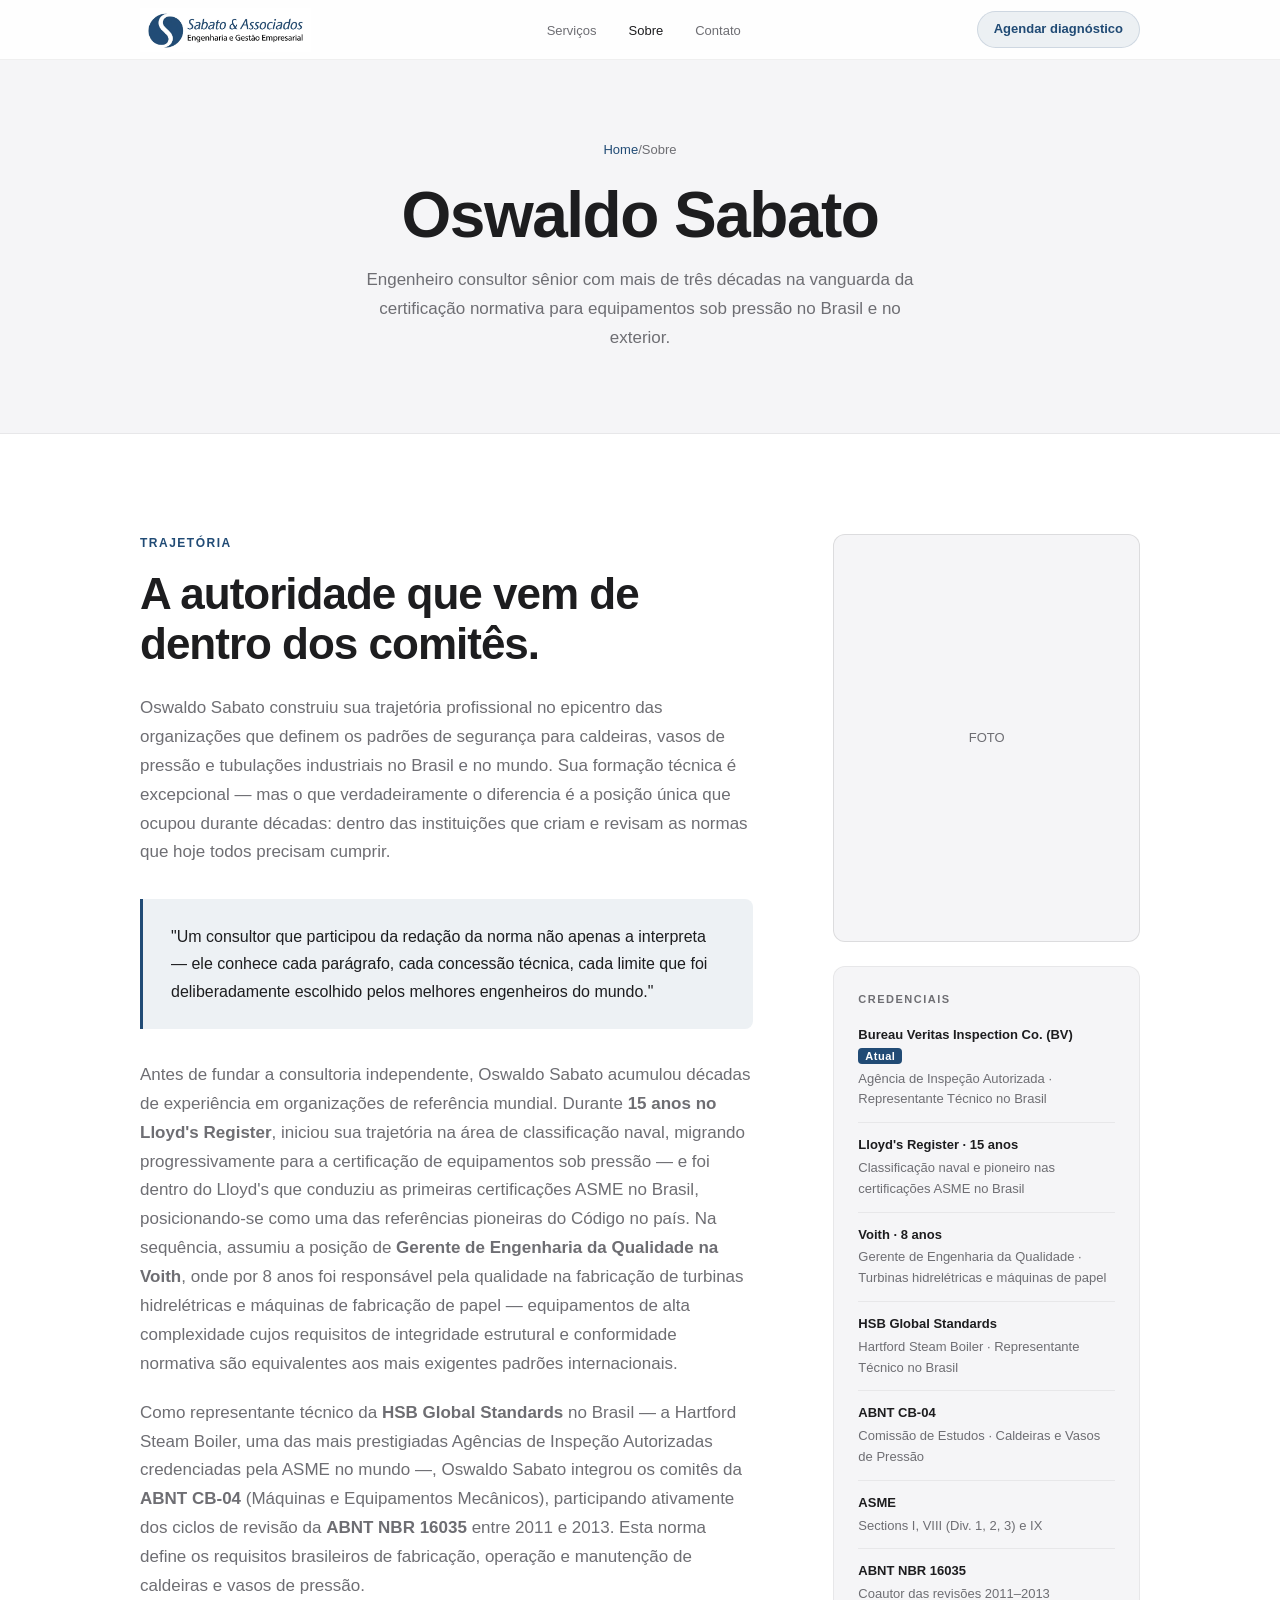
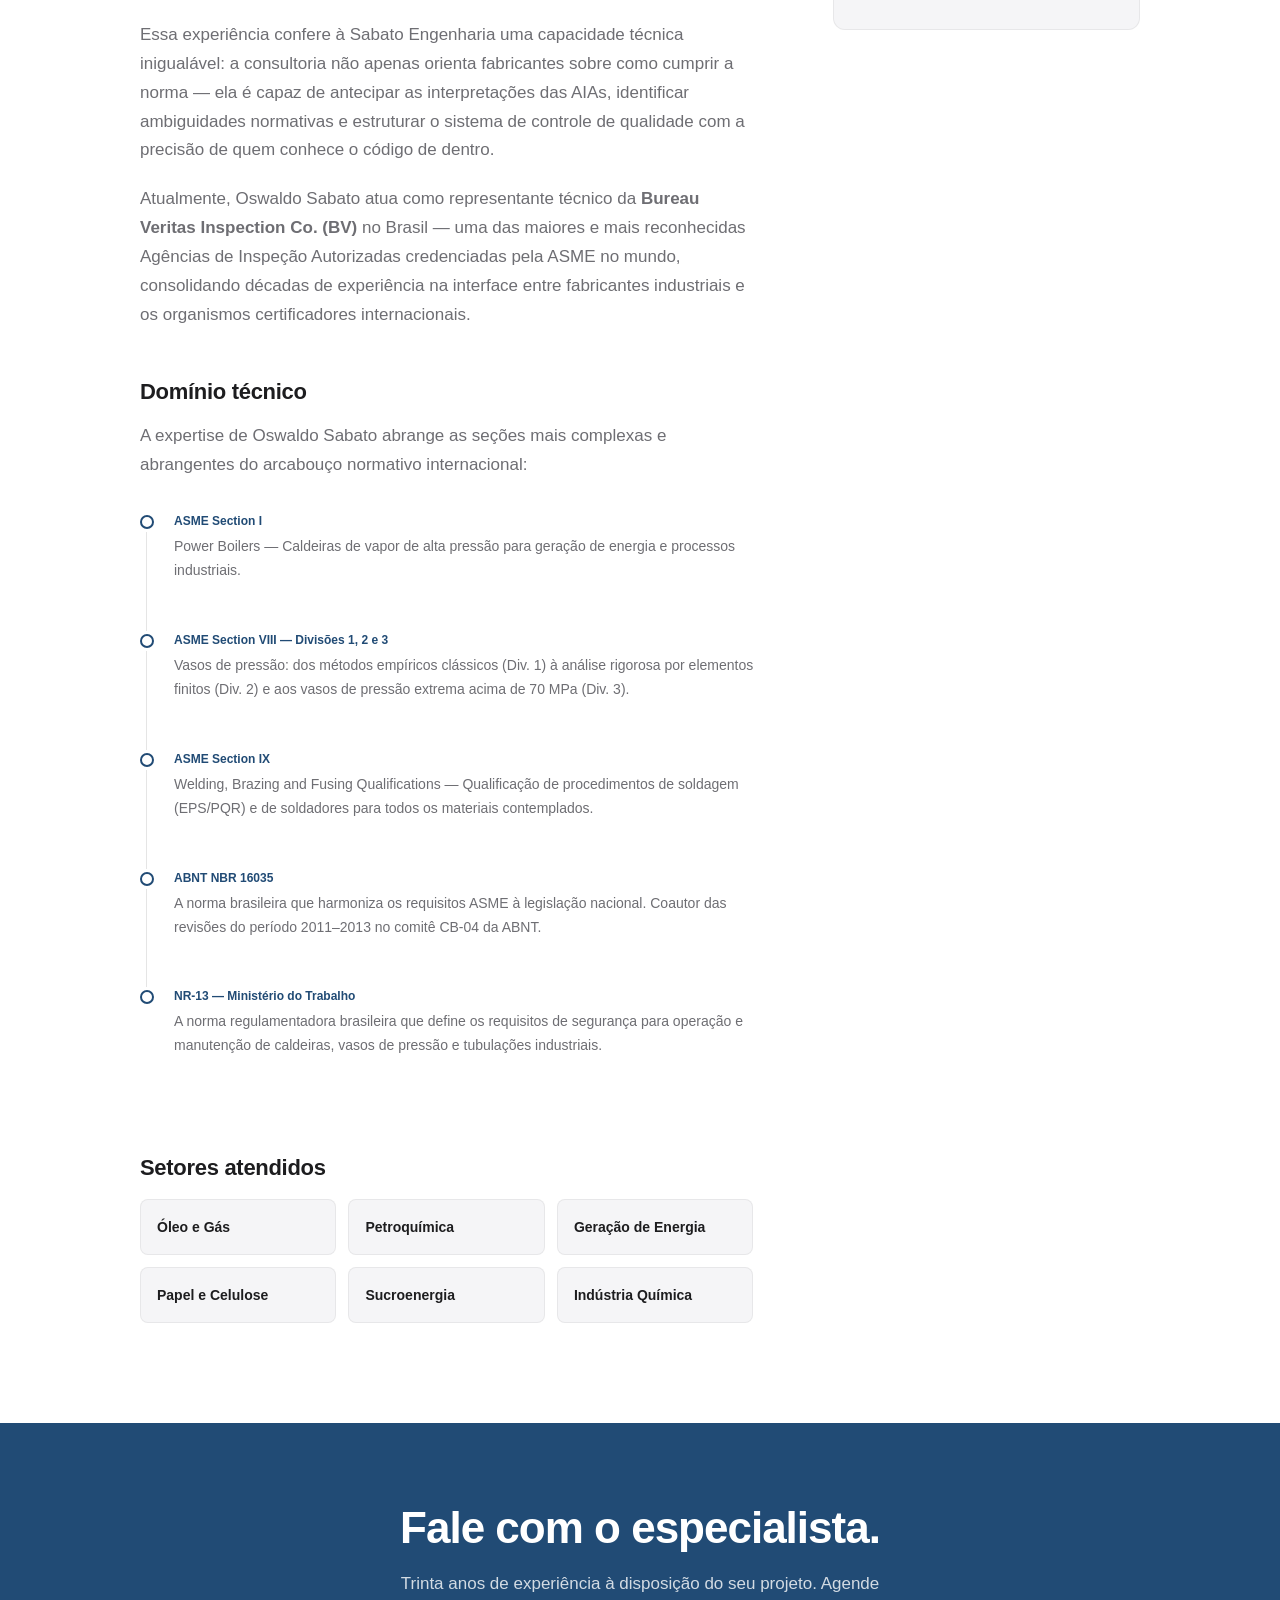
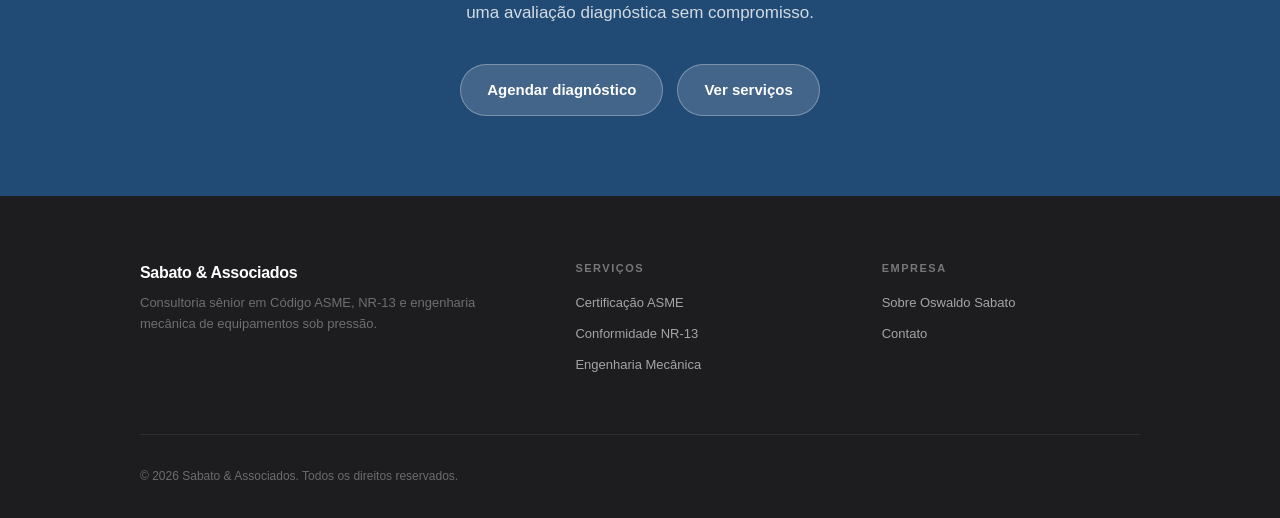
<file: sobre.html>
<!DOCTYPE html>
<html lang="pt-BR">
<head>
<meta charset="UTF-8">
<meta name="viewport" content="width=device-width, initial-scale=1.0">
<title>Sobre Oswaldo Sabato | Engenharia e Código ASME</title>
<meta name="description" content="Oswaldo Sabato — engenheiro mecânico sênior, ex-representante da HSB Global Standards, membro do comitê ABNT CB-04 e especialista em Código ASME e NR-13.">
<link rel="canonical" href="https://www.sabato.com.br/sobre.html">
<link rel="stylesheet" href="style.css">
</head>
<body>

<nav id="mainNav">
  <div class="nav-inner">
    <a href="/" class="nav-logo"><img src="/logo.png" alt="Sabato & Associados" class="nav-logo-img"></a>
    <ul class="nav-links">
      <li><a href="/servicos.html">Serviços</a></li>
      <li><a href="/sobre.html" class="active">Sobre</a></li>
      <li><a href="/contato.html">Contato</a></li>
    </ul>
    <a href="/contato.html" class="nav-cta">Agendar diagnóstico</a>
    <button class="nav-burger" id="navBurger" aria-label="Abrir menu" aria-expanded="false">
      <span></span><span></span><span></span>
    </button>
  </div>
</nav>

<div class="mobile-menu" id="mobileMenu" aria-hidden="true">
  <a href="/servicos.html">Serviços</a>
  <a href="/sobre.html">Sobre</a>
  <a href="/contato.html">Contato</a>
  <a href="/contato.html" class="mobile-cta">Agendar diagnóstico</a>
</div>

<div class="page-header">
  <div class="container">
    <div class="breadcrumb"><a href="/">Home</a> / <span>Sobre</span></div>
    <h1>Oswaldo Sabato</h1>
    <p class="lead">Engenheiro consultor sênior com mais de três décadas na vanguarda da certificação normativa para equipamentos sob pressão no Brasil e no exterior.</p>
  </div>
</div>

<section class="bio-section">
  <div class="container">
    <div class="bio-grid">
      <div class="bio-content">
        <span class="section-eyebrow">Trajetória</span>
        <h2 class="reveal">A autoridade que vem de dentro dos comitês.</h2>

        <p class="reveal">Oswaldo Sabato construiu sua trajetória profissional no epicentro das organizações que definem os padrões de segurança para caldeiras, vasos de pressão e tubulações industriais no Brasil e no mundo. Sua formação técnica é excepcional — mas o que verdadeiramente o diferencia é a posição única que ocupou durante décadas: dentro das instituições que criam e revisam as normas que hoje todos precisam cumprir.</p>

        <div class="highlight-box reveal">
          <p>"Um consultor que participou da redação da norma não apenas a interpreta — ele conhece cada parágrafo, cada concessão técnica, cada limite que foi deliberadamente escolhido pelos melhores engenheiros do mundo."</p>
        </div>

        <p class="reveal">Antes de fundar a consultoria independente, Oswaldo Sabato acumulou décadas de experiência em organizações de referência mundial. Durante <strong>15 anos no Lloyd's Register</strong>, iniciou sua trajetória na área de classificação naval, migrando progressivamente para a certificação de equipamentos sob pressão — e foi dentro do Lloyd's que conduziu as primeiras certificações ASME no Brasil, posicionando-se como uma das referências pioneiras do Código no país. Na sequência, assumiu a posição de <strong>Gerente de Engenharia da Qualidade na Voith</strong>, onde por 8 anos foi responsável pela qualidade na fabricação de turbinas hidrelétricas e máquinas de fabricação de papel — equipamentos de alta complexidade cujos requisitos de integridade estrutural e conformidade normativa são equivalentes aos mais exigentes padrões internacionais.</p>

        <p class="reveal">Como representante técnico da <strong>HSB Global Standards</strong> no Brasil — a Hartford Steam Boiler, uma das mais prestigiadas Agências de Inspeção Autorizadas credenciadas pela ASME no mundo —, Oswaldo Sabato integrou os comitês da <strong>ABNT CB-04</strong> (Máquinas e Equipamentos Mecânicos), participando ativamente dos ciclos de revisão da <strong>ABNT NBR 16035</strong> entre 2011 e 2013. Esta norma define os requisitos brasileiros de fabricação, operação e manutenção de caldeiras e vasos de pressão.</p>

        <p class="reveal">Essa experiência confere à Sabato Engenharia uma capacidade técnica inigualável: a consultoria não apenas orienta fabricantes sobre como cumprir a norma — ela é capaz de antecipar as interpretações das AIAs, identificar ambiguidades normativas e estruturar o sistema de controle de qualidade com a precisão de quem conhece o código de dentro.</p>

        <p class="reveal">Atualmente, Oswaldo Sabato atua como representante técnico da <strong>Bureau Veritas Inspection Co. (BV)</strong> no Brasil — uma das maiores e mais reconhecidas Agências de Inspeção Autorizadas credenciadas pela ASME no mundo, consolidando décadas de experiência na interface entre fabricantes industriais e os organismos certificadores internacionais.</p>

        <h3 class="reveal" style="margin-top: 48px; margin-bottom: 16px;">Domínio técnico</h3>
        <p class="reveal">A expertise de Oswaldo Sabato abrange as seções mais complexas e abrangentes do arcabouço normativo internacional:</p>

        <div class="timeline reveal" style="margin-top: 32px;">
          <div class="timeline-item">
            <div class="timeline-dot"></div>
            <div>
              <div class="timeline-year">ASME Section I</div>
              <p class="timeline-desc">Power Boilers — Caldeiras de vapor de alta pressão para geração de energia e processos industriais.</p>
            </div>
          </div>
          <div class="timeline-item">
            <div class="timeline-dot"></div>
            <div>
              <div class="timeline-year">ASME Section VIII — Divisões 1, 2 e 3</div>
              <p class="timeline-desc">Vasos de pressão: dos métodos empíricos clássicos (Div. 1) à análise rigorosa por elementos finitos (Div. 2) e aos vasos de pressão extrema acima de 70 MPa (Div. 3).</p>
            </div>
          </div>
          <div class="timeline-item">
            <div class="timeline-dot"></div>
            <div>
              <div class="timeline-year">ASME Section IX</div>
              <p class="timeline-desc">Welding, Brazing and Fusing Qualifications — Qualificação de procedimentos de soldagem (EPS/PQR) e de soldadores para todos os materiais contemplados.</p>
            </div>
          </div>
          <div class="timeline-item">
            <div class="timeline-dot"></div>
            <div>
              <div class="timeline-year">ABNT NBR 16035</div>
              <p class="timeline-desc">A norma brasileira que harmoniza os requisitos ASME à legislação nacional. Coautor das revisões do período 2011–2013 no comitê CB-04 da ABNT.</p>
            </div>
          </div>
          <div class="timeline-item">
            <div class="timeline-dot"></div>
            <div>
              <div class="timeline-year">NR-13 — Ministério do Trabalho</div>
              <p class="timeline-desc">A norma regulamentadora brasileira que define os requisitos de segurança para operação e manutenção de caldeiras, vasos de pressão e tubulações industriais.</p>
            </div>
          </div>
        </div>

        <h3 class="reveal" style="margin-top: 48px; margin-bottom: 16px;">Setores atendidos</h3>
        <div class="services-grid reveal" style="grid-template-columns: repeat(3,1fr); gap: 12px; margin-top: 16px;">
          <div style="padding: 16px; background: var(--bg-alt); border-radius: 8px; border: 1px solid var(--border-light); font-size: 14px; font-weight: 600; color: var(--text-primary);">Óleo e Gás</div>
          <div style="padding: 16px; background: var(--bg-alt); border-radius: 8px; border: 1px solid var(--border-light); font-size: 14px; font-weight: 600; color: var(--text-primary);">Petroquímica</div>
          <div style="padding: 16px; background: var(--bg-alt); border-radius: 8px; border: 1px solid var(--border-light); font-size: 14px; font-weight: 600; color: var(--text-primary);">Geração de Energia</div>
          <div style="padding: 16px; background: var(--bg-alt); border-radius: 8px; border: 1px solid var(--border-light); font-size: 14px; font-weight: 600; color: var(--text-primary);">Papel e Celulose</div>
          <div style="padding: 16px; background: var(--bg-alt); border-radius: 8px; border: 1px solid var(--border-light); font-size: 14px; font-weight: 600; color: var(--text-primary);">Sucroenergia</div>
          <div style="padding: 16px; background: var(--bg-alt); border-radius: 8px; border: 1px solid var(--border-light); font-size: 14px; font-weight: 600; color: var(--text-primary);">Indústria Química</div>
        </div>
      </div>

      <div>
        <div class="bio-photo reveal">
          <div class="bio-photo-placeholder">FOTO</div>
        </div>
        <div style="margin-top: 24px; padding: 24px; background: var(--bg-alt); border-radius: var(--radius); border: 1px solid var(--border-light);" class="reveal">
          <div style="font-size: 11px; font-weight: 700; letter-spacing: 1.5px; text-transform: uppercase; color: var(--text-secondary); margin-bottom: 16px;">Credenciais</div>
          <div style="display: flex; flex-direction: column; gap: 12px;">
            <div style="font-size: 13px; color: var(--text-secondary); padding-bottom: 12px; border-bottom: 1px solid var(--border-light);"><strong style="display:block; color: var(--text-primary); margin-bottom: 2px;">Bureau Veritas Inspection Co. (BV) <span style="font-size: 11px; font-weight: 700; background: var(--accent); color: #fff; padding: 2px 7px; border-radius: 4px; letter-spacing: 0.5px; vertical-align: middle;">Atual</span></strong>Agência de Inspeção Autorizada · Representante Técnico no Brasil</div>
            <div style="font-size: 13px; color: var(--text-secondary); padding-bottom: 12px; border-bottom: 1px solid var(--border-light);"><strong style="display:block; color: var(--text-primary); margin-bottom: 2px;">Lloyd's Register · 15 anos</strong>Classificação naval e pioneiro nas certificações ASME no Brasil</div>
            <div style="font-size: 13px; color: var(--text-secondary); padding-bottom: 12px; border-bottom: 1px solid var(--border-light);"><strong style="display:block; color: var(--text-primary); margin-bottom: 2px;">Voith · 8 anos</strong>Gerente de Engenharia da Qualidade · Turbinas hidrelétricas e máquinas de papel</div>
            <div style="font-size: 13px; color: var(--text-secondary); padding-bottom: 12px; border-bottom: 1px solid var(--border-light);"><strong style="display:block; color: var(--text-primary); margin-bottom: 2px;">HSB Global Standards</strong>Hartford Steam Boiler · Representante Técnico no Brasil</div>
            <div style="font-size: 13px; color: var(--text-secondary); padding-bottom: 12px; border-bottom: 1px solid var(--border-light);"><strong style="display:block; color: var(--text-primary); margin-bottom: 2px;">ABNT CB-04</strong>Comissão de Estudos · Caldeiras e Vasos de Pressão</div>
            <div style="font-size: 13px; color: var(--text-secondary); padding-bottom: 12px; border-bottom: 1px solid var(--border-light);"><strong style="display:block; color: var(--text-primary); margin-bottom: 2px;">ASME</strong>Sections I, VIII (Div. 1, 2, 3) e IX</div>
            <div style="font-size: 13px; color: var(--text-secondary);"><strong style="display:block; color: var(--text-primary); margin-bottom: 2px;">ABNT NBR 16035</strong>Coautor das revisões 2011–2013</div>
          </div>
        </div>
      </div>
    </div>
  </div>
</section>

<div class="cta-band">
  <div class="container reveal">
    <h2>Fale com o especialista.</h2>
    <p>Trinta anos de experiência à disposição do seu projeto. Agende uma avaliação diagnóstica sem compromisso.</p>
    <div class="cta-band-btns">
      <a href="/contato.html" class="btn btn-ghost">Agendar diagnóstico</a>
      <a href="/servicos.html" class="btn" style="background:rgba(255,255,255,0.15); color:#fff; border:1.5px solid rgba(255,255,255,0.3);">Ver serviços</a>
    </div>
  </div>
</div>

<footer>
  <div class="footer-inner">
    <div class="footer-top">
      <div class="footer-brand">
        <div class="footer-brand-name">Sabato &amp; Associados</div>
        <p class="footer-brand-desc">Consultoria sênior em Código ASME, NR-13 e engenharia mecânica de equipamentos sob pressão.</p>
      </div>
      <div class="footer-col">
        <div class="footer-col-title">Serviços</div>
        <a href="/servicos.html#asme">Certificação ASME</a>
        <a href="/servicos.html#nr13">Conformidade NR-13</a>
        <a href="/servicos.html#engenharia">Engenharia Mecânica</a>
      </div>
      <div class="footer-col">
        <div class="footer-col-title">Empresa</div>
        <a href="/sobre.html">Sobre Oswaldo Sabato</a>
        <a href="/contato.html">Contato</a>
      </div>
    </div>
    <div class="footer-bottom">
      <span class="footer-copy">© 2026 Sabato &amp; Associados. Todos os direitos reservados.</span>
    </div>
  </div>
</footer>

<script>
const observer = new IntersectionObserver((entries) => {
  entries.forEach(e => { if (e.isIntersecting) e.target.classList.add('visible'); });
}, { threshold: 0.08, rootMargin: '0px 0px -30px 0px' });
document.querySelectorAll('.reveal').forEach(el => {
  observer.observe(el);
  const r = el.getBoundingClientRect();
  if (r.top < window.innerHeight && r.bottom >= 0) el.classList.add('visible');
});
let lastScroll = 0;
const nav = document.getElementById('mainNav');
window.addEventListener('scroll', () => {
  const cur = window.scrollY;
  nav.style.transform = (cur > lastScroll && cur > 80) ? 'translateY(-100%)' : 'translateY(0)';
  lastScroll = cur;
}, { passive: true });
const burger = document.getElementById('navBurger');
const mobileMenu = document.getElementById('mobileMenu');
function openMenu() { burger.classList.add('open'); burger.setAttribute('aria-expanded','true'); mobileMenu.classList.add('open'); mobileMenu.removeAttribute('aria-hidden'); document.body.style.overflow='hidden'; }
function closeMenu() { burger.classList.remove('open'); burger.setAttribute('aria-expanded','false'); mobileMenu.classList.remove('open'); mobileMenu.setAttribute('aria-hidden','true'); document.body.style.overflow=''; }
burger.addEventListener('click', () => burger.classList.contains('open') ? closeMenu() : openMenu());
mobileMenu.querySelectorAll('a').forEach(a => a.addEventListener('click', closeMenu));
</script>
</body>
</html>
</file>
<file: style.css>
/* ============================================================
   OSWALDO SABATO ENGENHARIA — Global Stylesheet
   Design: Clean / Apple-inspired / Light
   ============================================================ */

/* ── Reset ──────────────────────────────────────────────── */
*, *::before, *::after { box-sizing: border-box; margin: 0; padding: 0; }
img { display: block; max-width: 100%; }
a { color: inherit; text-decoration: none; }
ul { list-style: none; }

/* ── Tokens ─────────────────────────────────────────────── */
:root {
  --bg:          #ffffff;
  --bg-alt:      #f5f5f7;
  --bg-dark:     #1d1d1f;
  --text-primary:   #1d1d1f;
  --text-secondary: #6e6e73;
  --text-light:     #ffffff;
  --accent:      #214b75;
  --accent-hover:#183a5c;
  --accent-light:rgba(33, 75, 117, 0.08);
  --border:      rgba(0, 0, 0, 0.1);
  --border-light:rgba(0, 0, 0, 0.06);
  --shadow-sm:   0 1px 6px rgba(0,0,0,0.06);
  --shadow-md:   0 4px 24px rgba(0,0,0,0.08);
  --shadow-lg:   0 12px 48px rgba(0,0,0,0.10);
  --radius:      12px;
  --radius-sm:   8px;
  --ease:        cubic-bezier(0.25, 0.1, 0.25, 1);
  --font: -apple-system, BlinkMacSystemFont, 'Segoe UI', 'Helvetica Neue', Arial, sans-serif;
}

/* ── Base ───────────────────────────────────────────────── */
html { font-size: 16px; scroll-behavior: smooth; -webkit-font-smoothing: antialiased; }
body {
  font-family: var(--font);
  color: var(--text-primary);
  background: var(--bg);
  line-height: 1.6;
}

/* ── Typography ─────────────────────────────────────────── */
h1 { font-size: clamp(36px, 5vw, 64px); font-weight: 700; letter-spacing: -1.5px; line-height: 1.08; }
h2 { font-size: clamp(28px, 3.5vw, 44px); font-weight: 700; letter-spacing: -1px; line-height: 1.15; }
h3 { font-size: clamp(18px, 2vw, 22px); font-weight: 600; letter-spacing: -0.3px; line-height: 1.3; }
h4 { font-size: 15px; font-weight: 600; letter-spacing: 0.2px; }
p  { font-size: 17px; color: var(--text-secondary); line-height: 1.7; font-weight: 400; }

/* ── Layout ─────────────────────────────────────────────── */
.container {
  max-width: 1080px;
  margin: 0 auto;
  padding: 0 40px;
}
section { padding: 100px 0; }

/* ── NAV ────────────────────────────────────────────────── */
nav {
  position: fixed;
  top: 0; left: 0; right: 0;
  z-index: 100;
  height: 60px;
  background: rgba(255,255,255,0.85);
  backdrop-filter: saturate(180%) blur(20px);
  -webkit-backdrop-filter: saturate(180%) blur(20px);
  border-bottom: 1px solid var(--border-light);
  display: flex;
  align-items: center;
  transition: transform 0.4s var(--ease);
}
.nav-inner {
  width: 100%;
  max-width: 1080px;
  margin: 0 auto;
  padding: 0 40px;
  display: flex;
  align-items: center;
  justify-content: space-between;
  gap: 32px;
}
.nav-logo {
  font-size: 16px;
  font-weight: 700;
  letter-spacing: -0.4px;
  color: var(--text-primary);
  white-space: nowrap;
}
.nav-logo span { color: var(--accent); }
.nav-logo-img { height: 44px; width: auto; display: block; }
.nav-links {
  display: flex;
  align-items: center;
  gap: 32px;
}
.nav-links a {
  font-size: 13px;
  font-weight: 500;
  color: var(--text-secondary);
  transition: color 0.2s;
}
.nav-links a:hover, .nav-links a.active { color: var(--text-primary); }
.nav-cta {
  font-size: 13px;
  font-weight: 600;
  color: var(--accent);
  background: var(--accent-light);
  border: 1px solid rgba(33,75,117,0.15);
  padding: 7px 16px;
  border-radius: 20px;
  transition: background 0.2s, color 0.2s;
  white-space: nowrap;
}
.nav-cta:hover { background: var(--accent); color: #fff; }

/* Burger */
.nav-burger {
  display: none;
  flex-direction: column;
  justify-content: center;
  gap: 5px;
  background: none;
  border: none;
  cursor: pointer;
  padding: 4px;
}
.nav-burger span {
  display: block;
  width: 22px;
  height: 1.5px;
  background: var(--text-primary);
  border-radius: 2px;
  transition: transform 0.3s, opacity 0.3s;
}
.nav-burger.open span:nth-child(1) { transform: translateY(6.5px) rotate(45deg); }
.nav-burger.open span:nth-child(2) { opacity: 0; }
.nav-burger.open span:nth-child(3) { transform: translateY(-6.5px) rotate(-45deg); }

/* Mobile menu */
.mobile-menu {
  position: fixed;
  inset: 0;
  z-index: 99;
  background: rgba(255,255,255,0.97);
  backdrop-filter: blur(20px);
  display: flex;
  flex-direction: column;
  align-items: center;
  justify-content: center;
  gap: 8px;
  opacity: 0;
  visibility: hidden;
  pointer-events: none;
  transition: opacity 0.3s, visibility 0.3s;
}
.mobile-menu.open { opacity: 1; visibility: visible; pointer-events: all; }
.mobile-menu a {
  font-size: 28px;
  font-weight: 700;
  color: var(--text-primary);
  padding: 10px 0;
  letter-spacing: -0.5px;
  transition: color 0.2s;
}
.mobile-menu a:hover { color: var(--accent); }
.mobile-menu .mobile-cta {
  margin-top: 20px;
  font-size: 17px;
  font-weight: 600;
  color: #fff;
  background: var(--accent);
  padding: 14px 32px;
  border-radius: 30px;
}

/* ── BUTTONS ─────────────────────────────────────────────── */
.btn {
  display: inline-flex;
  align-items: center;
  gap: 6px;
  font-size: 15px;
  font-weight: 600;
  border-radius: 30px;
  padding: 13px 26px;
  transition: all 0.2s var(--ease);
  cursor: pointer;
  border: none;
}
.btn-primary {
  background: var(--accent);
  color: #fff;
}
.btn-primary:hover { background: var(--accent-hover); transform: translateY(-1px); box-shadow: 0 4px 16px rgba(33,75,117,0.3); }
.btn-secondary {
  background: transparent;
  color: var(--accent);
  border: 1.5px solid var(--accent);
}
.btn-secondary:hover { background: var(--accent-light); }
.btn-ghost {
  background: rgba(255,255,255,0.15);
  color: #fff;
  border: 1.5px solid rgba(255,255,255,0.3);
}
.btn-ghost:hover { background: rgba(255,255,255,0.25); }

/* ── HERO ────────────────────────────────────────────────── */
.hero {
  padding-top: 140px;
  padding-bottom: 100px;
  background: var(--bg);
  text-align: center;
  position: relative;
  overflow: hidden;
}
.hero::before {
  content: '';
  position: absolute;
  top: -200px; left: 50%;
  transform: translateX(-50%);
  width: 900px; height: 600px;
  background: radial-gradient(ellipse, rgba(33,75,117,0.07) 0%, transparent 70%);
  pointer-events: none;
}
.hero-eyebrow {
  display: inline-flex;
  align-items: center;
  gap: 8px;
  font-size: 12px;
  font-weight: 600;
  letter-spacing: 1.5px;
  text-transform: uppercase;
  color: var(--accent);
  background: var(--accent-light);
  border: 1px solid rgba(33,75,117,0.15);
  padding: 6px 14px;
  border-radius: 20px;
  margin-bottom: 28px;
}
.hero h1 { max-width: 760px; margin: 0 auto 24px; }
.hero h1 em { font-style: normal; color: var(--accent); }
.hero .lead {
  font-size: 19px;
  color: var(--text-secondary);
  max-width: 540px;
  margin: 0 auto 40px;
  line-height: 1.65;
}
.hero-ctas { display: flex; gap: 14px; justify-content: center; flex-wrap: wrap; }
.hero-trust {
  margin-top: 64px;
  padding-top: 40px;
  border-top: 1px solid var(--border-light);
}
.hero-trust-label {
  font-size: 11px;
  font-weight: 600;
  letter-spacing: 1.5px;
  text-transform: uppercase;
  color: var(--text-secondary);
  margin-bottom: 20px;
  opacity: 0.7;
}
.trust-badges {
  display: flex;
  justify-content: center;
  align-items: center;
  gap: 40px;
  flex-wrap: wrap;
}
.trust-badge {
  font-size: 13px;
  font-weight: 600;
  color: var(--text-secondary);
  display: flex;
  align-items: center;
  gap: 8px;
  opacity: 0.7;
}
.trust-badge svg { flex-shrink: 0; }

/* ── SERVICES GRID ───────────────────────────────────────── */
.services-grid {
  display: grid;
  grid-template-columns: repeat(2, 1fr);
  gap: 20px;
  margin-top: 56px;
}
.service-card {
  background: var(--bg);
  border: 1px solid var(--border);
  border-radius: var(--radius);
  padding: 36px 32px;
  transition: box-shadow 0.3s, transform 0.3s;
  position: relative;
  overflow: hidden;
}
.service-card:hover { box-shadow: var(--shadow-md); transform: translateY(-2px); }
.service-icon {
  width: 44px;
  height: 44px;
  background: var(--accent-light);
  border-radius: var(--radius-sm);
  display: flex;
  align-items: center;
  justify-content: center;
  margin-bottom: 20px;
}
.service-icon svg { color: var(--accent); }
.service-card h3 { margin-bottom: 10px; }
.service-card p { font-size: 15px; margin-bottom: 20px; }
.service-card .service-tags { display: flex; flex-wrap: wrap; gap: 6px; }
.service-tag {
  font-size: 11px;
  font-weight: 600;
  letter-spacing: 0.5px;
  color: var(--accent);
  background: var(--accent-light);
  padding: 4px 10px;
  border-radius: 20px;
}
.service-card .card-link {
  display: inline-flex;
  align-items: center;
  gap: 4px;
  font-size: 14px;
  font-weight: 600;
  color: var(--accent);
  margin-top: 20px;
  transition: gap 0.2s;
}
.service-card:hover .card-link { gap: 8px; }

/* ── SECTION HEADER ──────────────────────────────────────── */
.section-header { text-align: center; max-width: 640px; margin: 0 auto; }
.section-eyebrow {
  font-size: 12px;
  font-weight: 600;
  letter-spacing: 1.5px;
  text-transform: uppercase;
  color: var(--accent);
  margin-bottom: 16px;
  display: block;
}
.section-header h2 { margin-bottom: 16px; }
.section-header p { font-size: 17px; }

/* ── ABOUT STRIP ─────────────────────────────────────────── */
.about-strip {
  background: var(--bg-alt);
}
.about-inner {
  display: grid;
  grid-template-columns: 1fr 1fr;
  gap: 80px;
  align-items: center;
}
.about-content h2 { margin-bottom: 20px; }
.about-content p { margin-bottom: 16px; }
.about-credentials {
  margin-top: 32px;
  display: flex;
  flex-direction: column;
  gap: 12px;
}
.credential-item {
  display: flex;
  align-items: flex-start;
  gap: 12px;
  padding: 14px 16px;
  background: var(--bg);
  border-radius: var(--radius-sm);
  border: 1px solid var(--border-light);
}
.credential-dot {
  width: 8px;
  height: 8px;
  border-radius: 50%;
  background: var(--accent);
  margin-top: 5px;
  flex-shrink: 0;
}
.credential-item strong { display: block; font-size: 14px; font-weight: 600; color: var(--text-primary); }
.credential-item span { font-size: 13px; color: var(--text-secondary); }
.about-photo {
  aspect-ratio: 4/5;
  background: var(--bg-dark);
  border-radius: var(--radius);
  overflow: hidden;
  position: relative;
}
.about-photo-placeholder {
  width: 100%;
  height: 100%;
  display: flex;
  align-items: center;
  justify-content: center;
  color: rgba(255,255,255,0.15);
  font-size: 13px;
  letter-spacing: 1px;
  font-weight: 500;
}

/* ── STATS ───────────────────────────────────────────────── */
.stats-section { background: var(--bg-dark); padding: 80px 0; }
.stats-grid {
  display: grid;
  grid-template-columns: repeat(4, 1fr);
  gap: 40px;
}
.stat-item { text-align: center; }
.stat-number {
  font-size: clamp(36px, 4vw, 52px);
  font-weight: 700;
  letter-spacing: -2px;
  color: #fff;
  line-height: 1;
  display: block;
  margin-bottom: 8px;
}
.stat-label {
  font-size: 13px;
  color: rgba(255,255,255,0.5);
  font-weight: 500;
}

/* ── PROCESS ─────────────────────────────────────────────── */
.process-steps {
  display: grid;
  grid-template-columns: repeat(4, 1fr);
  gap: 24px;
  margin-top: 56px;
}
.process-step {
  text-align: center;
  padding: 32px 20px;
  position: relative;
}
.process-step::after {
  content: '';
  position: absolute;
  top: 44px; right: -12px;
  width: 24px; height: 1px;
  background: var(--border);
}
.process-step:last-child::after { display: none; }
.step-number {
  width: 44px;
  height: 44px;
  border-radius: 50%;
  background: var(--accent-light);
  border: 1.5px solid rgba(33,75,117,0.2);
  display: flex;
  align-items: center;
  justify-content: center;
  margin: 0 auto 20px;
  font-size: 14px;
  font-weight: 700;
  color: var(--accent);
}
.process-step h4 { margin-bottom: 8px; }
.process-step p { font-size: 14px; }

/* ── CTA BAND ────────────────────────────────────────────── */
.cta-band {
  background: var(--accent);
  padding: 80px 0;
  text-align: center;
}
.cta-band h2 { color: #fff; margin-bottom: 16px; }
.cta-band p { color: rgba(255,255,255,0.8); max-width: 500px; margin: 0 auto 36px; font-size: 17px; }
.cta-band-btns { display: flex; gap: 14px; justify-content: center; flex-wrap: wrap; }

/* ── PAGE HEADER ─────────────────────────────────────────── */
.page-header {
  padding: 140px 0 80px;
  background: var(--bg-alt);
  border-bottom: 1px solid var(--border-light);
}
.page-header .breadcrumb {
  font-size: 13px;
  color: var(--text-secondary);
  margin-bottom: 20px;
}
.page-header .breadcrumb a { color: var(--accent); }
.page-header .breadcrumb a:hover { text-decoration: underline; }
.page-header h1 { margin-bottom: 16px; }
.page-header .lead { max-width: 560px; margin: 0 auto; }
.page-header { text-align: center; }
.page-header .breadcrumb { justify-content: center; display: flex; }

/* ── FOOTER ──────────────────────────────────────────────── */
footer {
  background: var(--bg-dark);
  color: rgba(255,255,255,0.6);
  padding: 64px 0 32px;
}
.footer-inner {
  max-width: 1080px;
  margin: 0 auto;
  padding: 0 40px;
}
.footer-top {
  display: grid;
  grid-template-columns: 1.5fr 1fr 1fr;
  gap: 48px;
  padding-bottom: 48px;
  border-bottom: 1px solid rgba(255,255,255,0.08);
  margin-bottom: 32px;
}
.footer-brand-name {
  font-size: 16px;
  font-weight: 700;
  color: #fff;
  margin-bottom: 8px;
  letter-spacing: -0.3px;
}
.footer-brand-desc { font-size: 13px; line-height: 1.6; }
.footer-col-title {
  font-size: 11px;
  font-weight: 700;
  letter-spacing: 1.5px;
  text-transform: uppercase;
  color: rgba(255,255,255,0.4);
  margin-bottom: 16px;
}
.footer-col a {
  display: block;
  font-size: 13px;
  color: rgba(255,255,255,0.6);
  margin-bottom: 10px;
  transition: color 0.2s;
}
.footer-col a:hover { color: #fff; }
.footer-bottom {
  display: flex;
  align-items: center;
  justify-content: space-between;
  font-size: 12px;
}
.footer-copy { color: rgba(255,255,255,0.35); }
.footer-socials { display: flex; gap: 20px; }
.footer-socials a {
  font-size: 12px;
  color: rgba(255,255,255,0.35);
  transition: color 0.2s;
}
.footer-socials a:hover { color: rgba(255,255,255,0.8); }

/* ── CONTACT PAGE ────────────────────────────────────────── */
.contact-grid {
  display: flex;
  flex-direction: column;
  align-items: center;
  max-width: 560px;
  margin: 0 auto;
  text-align: center;
}
.contact-info { width: 100%; }
.contact-info h3 { margin-bottom: 12px; }
.contact-info p { margin-bottom: 32px; }
.contact-items { display: flex; flex-direction: column; gap: 16px; width: 100%; }
.contact-item {
  display: flex;
  align-items: center;
  gap: 16px;
  padding: 18px 20px;
  background: var(--bg-alt);
  border-radius: var(--radius-sm);
  border: 1px solid var(--border-light);
  text-decoration: none;
  color: var(--text-primary);
  transition: border-color 0.2s, box-shadow 0.2s;
}
.contact-item:hover { border-color: var(--accent); box-shadow: 0 2px 12px rgba(33,75,117,0.1); }
.contact-item-icon {
  width: 40px; height: 40px;
  border-radius: 10px;
  background: var(--accent-light);
  display: flex; align-items: center; justify-content: center;
  flex-shrink: 0;
}
.contact-item-label { font-size: 11px; font-weight: 600; letter-spacing: 1px; text-transform: uppercase; color: var(--text-secondary); }
.contact-item-value { font-size: 15px; font-weight: 600; color: var(--text-primary); }

/* Contact form */
.contact-form { display: flex; flex-direction: column; gap: 16px; }
.form-group { display: flex; flex-direction: column; gap: 6px; }
.form-group label { font-size: 13px; font-weight: 600; color: var(--text-primary); }
.form-group input,
.form-group select,
.form-group textarea {
  padding: 12px 16px;
  border: 1.5px solid var(--border);
  border-radius: var(--radius-sm);
  font-family: var(--font);
  font-size: 15px;
  color: var(--text-primary);
  background: var(--bg);
  transition: border-color 0.2s, box-shadow 0.2s;
  outline: none;
  width: 100%;
}
.form-group input:focus,
.form-group select:focus,
.form-group textarea:focus {
  border-color: var(--accent);
  box-shadow: 0 0 0 3px rgba(33,75,117,0.1);
}
.form-group textarea { resize: vertical; min-height: 120px; }
.form-row { display: grid; grid-template-columns: 1fr 1fr; gap: 16px; }

/* ── ABOUT PAGE ──────────────────────────────────────────── */
.bio-section { background: var(--bg); }
.bio-grid { display: grid; grid-template-columns: 2fr 1fr; gap: 80px; align-items: start; }
.bio-content h2 { margin-bottom: 24px; }
.bio-content p { margin-bottom: 20px; }
.bio-photo {
  position: sticky;
  top: 80px;
  aspect-ratio: 3/4;
  background: var(--bg-alt);
  border-radius: var(--radius);
  overflow: hidden;
  border: 1px solid var(--border);
}
.bio-photo-placeholder {
  width: 100%;
  height: 100%;
  display: flex; align-items: center; justify-content: center;
  color: var(--text-secondary);
  font-size: 13px;
}
.highlight-box {
  margin: 32px 0;
  padding: 24px 28px;
  background: var(--accent-light);
  border-left: 3px solid var(--accent);
  border-radius: 0 var(--radius-sm) var(--radius-sm) 0;
}
.highlight-box p { color: var(--text-primary); font-size: 16px; font-weight: 500; margin: 0; }
.timeline { margin-top: 48px; }
.timeline-title { font-size: 12px; font-weight: 700; letter-spacing: 1.5px; text-transform: uppercase; color: var(--text-secondary); margin-bottom: 24px; }
.timeline-item {
  display: flex;
  gap: 20px;
  padding-bottom: 28px;
  position: relative;
}
.timeline-item::before {
  content: '';
  position: absolute;
  left: 6px; top: 20px;
  width: 1px; bottom: 0;
  background: var(--border);
}
.timeline-item:last-child::before { display: none; }
.timeline-dot {
  width: 14px; height: 14px;
  border-radius: 50%;
  background: var(--bg);
  border: 2px solid var(--accent);
  flex-shrink: 0;
  margin-top: 3px;
}
.timeline-year { font-size: 12px; font-weight: 700; color: var(--accent); margin-bottom: 4px; }
.timeline-desc { font-size: 14px; color: var(--text-secondary); }

/* ── SERVICES PAGE ───────────────────────────────────────── */
.services-detail { display: flex; flex-direction: column; gap: 100px; }
.service-section { display: grid; grid-template-columns: 1fr 1fr; gap: 64px; align-items: start; }
.service-section.reverse { direction: rtl; }
.service-section.reverse > * { direction: ltr; }
.service-section h2 { margin-bottom: 16px; }
.service-section p { margin-bottom: 16px; }
.service-deliverables { margin-top: 28px; }
.service-deliverables-title { font-size: 12px; font-weight: 700; letter-spacing: 1px; text-transform: uppercase; color: var(--text-secondary); margin-bottom: 14px; }
.deliverable-item {
  display: flex;
  align-items: flex-start;
  gap: 10px;
  padding: 10px 0;
  border-bottom: 1px solid var(--border-light);
  font-size: 14px;
  color: var(--text-secondary);
}
.deliverable-item:last-child { border-bottom: none; }
.deliverable-check { color: var(--accent); font-weight: 700; flex-shrink: 0; }
.service-codes {
  display: flex;
  flex-wrap: wrap;
  gap: 8px;
  margin-top: 20px;
}
.code-tag {
  font-size: 12px;
  font-weight: 600;
  color: var(--text-secondary);
  border: 1px solid var(--border);
  padding: 5px 12px;
  border-radius: 20px;
  background: var(--bg-alt);
}
.service-visual {
  background: var(--bg-alt);
  border-radius: var(--radius);
  border: 1px solid var(--border-light);
  padding: 36px;
  position: sticky;
  top: 80px;
}
.service-visual-title {
  font-size: 11px;
  font-weight: 700;
  letter-spacing: 1.5px;
  text-transform: uppercase;
  color: var(--text-secondary);
  margin-bottom: 20px;
}
.service-visual-item {
  display: flex;
  align-items: center;
  gap: 12px;
  padding: 12px 0;
  border-bottom: 1px solid var(--border-light);
  font-size: 14px;
}
.service-visual-item:last-child { border-bottom: none; }
.service-visual-num {
  font-size: 12px;
  font-weight: 700;
  color: var(--accent);
  background: var(--accent-light);
  width: 24px; height: 24px;
  border-radius: 50%;
  display: flex; align-items: center; justify-content: center;
  flex-shrink: 0;
}

/* ── REVEAL ANIMATION ────────────────────────────────────── */
.reveal { opacity: 0; transform: translateY(24px); transition: opacity 0.7s cubic-bezier(.22,1,.36,1), transform 0.7s cubic-bezier(.22,1,.36,1); }
.reveal.visible { opacity: 1; transform: none; }

/* ── RESPONSIVE ──────────────────────────────────────────── */
@media (max-width: 900px) {
  .services-grid { grid-template-columns: 1fr; }
  .about-inner { grid-template-columns: 1fr; gap: 48px; }
  .about-photo { aspect-ratio: 16/9; }
  .stats-grid { grid-template-columns: repeat(2, 1fr); gap: 32px; }
  .process-steps { grid-template-columns: repeat(2, 1fr); }
  .process-step::after { display: none; }
  .footer-top { grid-template-columns: 1fr 1fr; }
  .footer-top > *:first-child { grid-column: 1 / -1; }
  .contact-grid { grid-template-columns: 1fr; }
  .bio-grid { grid-template-columns: 1fr; }
  .bio-photo { position: static; aspect-ratio: 4/3; }
  .service-section { grid-template-columns: 1fr; }
  .service-section.reverse { direction: ltr; }
  .service-visual { position: static; }
}

@media (max-width: 768px) {
  :root { }
  .container { padding: 0 24px; }
  .nav-inner { padding: 0 24px; }
  section { padding: 72px 0; }
  h1 { letter-spacing: -1px; }
  .nav-links, .nav-cta { display: none; }
  .nav-burger { display: flex; }
  .hero { padding-top: 100px; padding-bottom: 72px; }
  .stats-grid { grid-template-columns: repeat(2, 1fr); }
  .process-steps { grid-template-columns: 1fr; }
  .footer-top { grid-template-columns: 1fr; }
  .footer-bottom { flex-direction: column; gap: 16px; text-align: center; }
  .trust-badges { gap: 20px; }
  .form-row { grid-template-columns: 1fr; }
}
</file>
